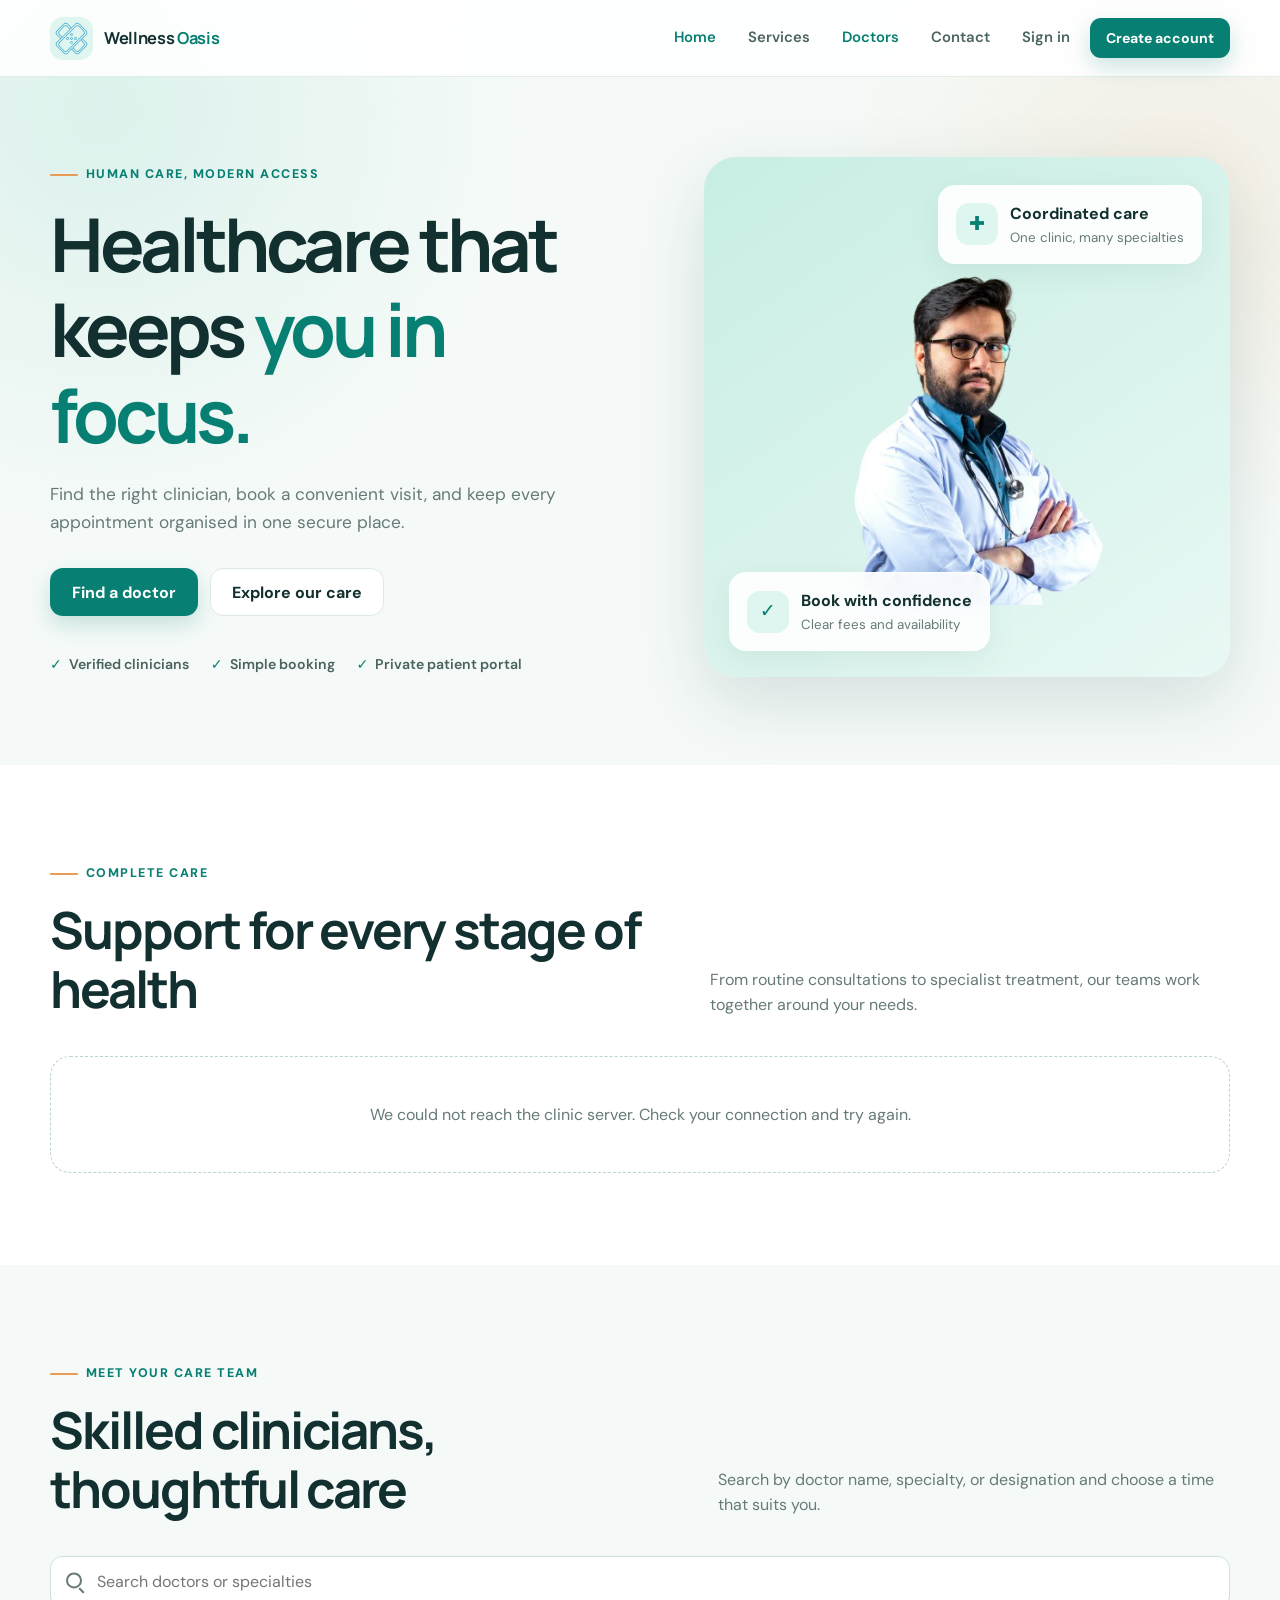
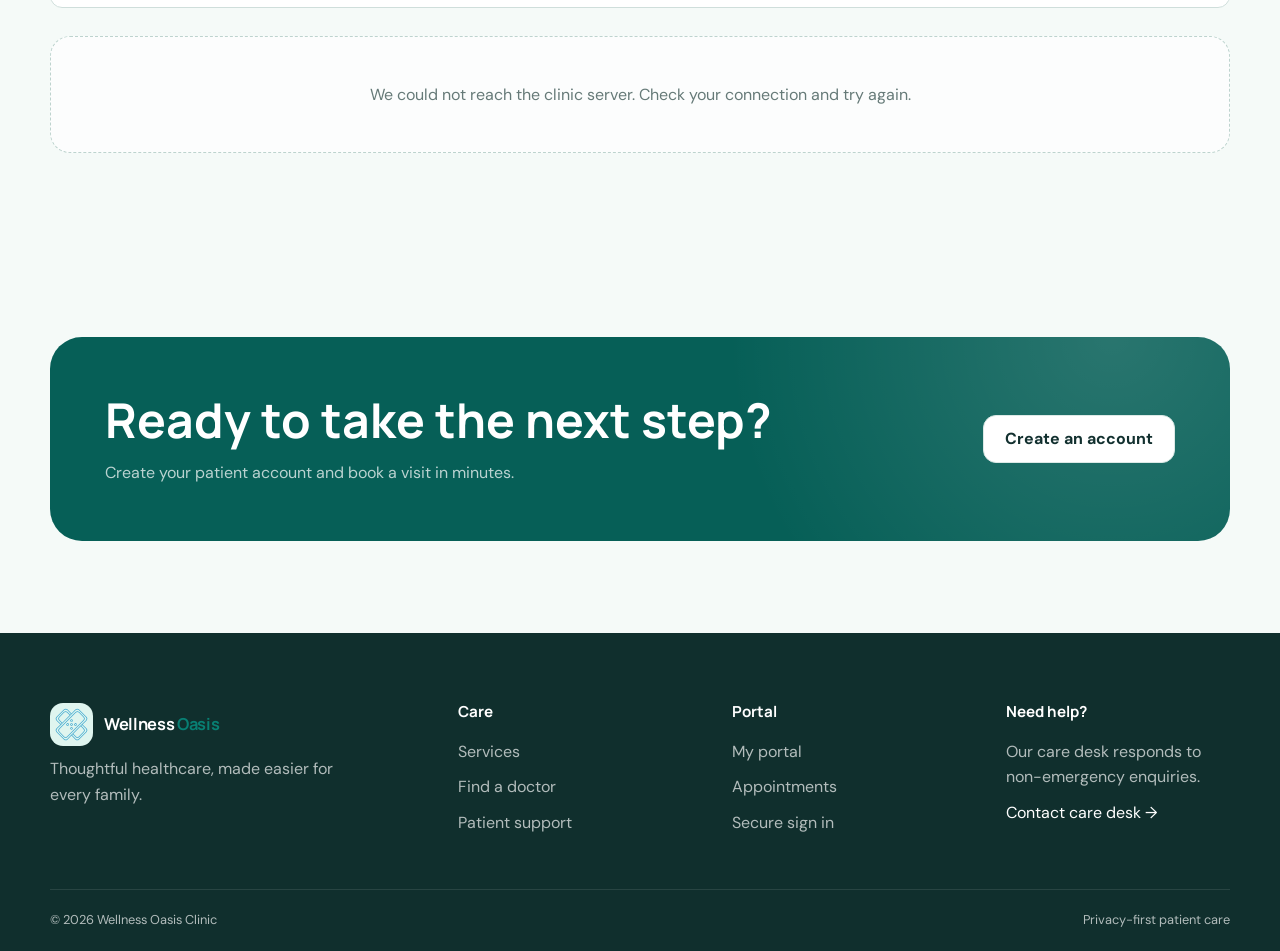
<file: index.html>
<!doctype html>
<html lang="en">
  <head>
    <meta charset="UTF-8">
    <meta name="viewport" content="width=device-width, initial-scale=1">
    <meta name="description" content="Book trusted clinicians and manage your care with Wellness Oasis Clinic.">
    <title>Wellness Oasis Clinic | Care that feels personal</title>
    <link rel="stylesheet" href="style.css">
    <script src="api.js" defer></script>
    <script src="ui.js" defer></script>
    <script src="app.js" defer></script>
  </head>
  <body>
    <div data-site-header></div>
    <main>
      <section class="hero">
        <div class="container hero-grid">
          <div class="hero-copy">
            <span class="eyebrow">Human care, modern access</span>
            <h1>Healthcare that keeps <span>you in focus.</span></h1>
            <p>Find the right clinician, book a convenient visit, and keep every appointment organised in one secure place.</p>
            <div class="hero-actions">
              <a class="button button-primary" href="#doctors">Find a doctor</a>
              <a class="button button-secondary" href="services.html">Explore our care</a>
            </div>
            <div class="trust-row">
              <span>Verified clinicians</span>
              <span>Simple booking</span>
              <span>Private patient portal</span>
            </div>
          </div>
          <div class="hero-visual">
            <img src="assets/banner.png" alt="Wellness Oasis care team">
            <div class="floating-card top">
              <span class="floating-icon">✚</span>
              <div><strong>Coordinated care</strong><small>One clinic, many specialties</small></div>
            </div>
            <div class="floating-card bottom">
              <span class="floating-icon">✓</span>
              <div><strong>Book with confidence</strong><small>Clear fees and availability</small></div>
            </div>
          </div>
        </div>
      </section>

      <section class="section section-white">
        <div class="container">
          <div class="section-heading">
            <div>
              <span class="eyebrow">Complete care</span>
              <h2>Support for every stage of health</h2>
            </div>
            <p>From routine consultations to specialist treatment, our teams work together around your needs.</p>
          </div>
          <div id="service-container" class="card-grid">
            <div class="loading-state">Loading clinic services…</div>
          </div>
        </div>
      </section>

      <section class="section" id="doctors">
        <div class="container">
          <div class="section-heading">
            <div>
              <span class="eyebrow">Meet your care team</span>
              <h2>Skilled clinicians, thoughtful care</h2>
            </div>
            <p>Search by doctor name, specialty, or designation and choose a time that suits you.</p>
          </div>
          <div class="toolbar">
            <div class="search-box">
              <input id="doctor-search" type="search" placeholder="Search doctors or specialties" aria-label="Search doctors">
            </div>
          </div>
          <div id="doctor-list" class="card-grid">
            <div class="loading-state">Finding available doctors…</div>
          </div>
        </div>
      </section>

      <section class="section section-white">
        <div class="container">
          <div class="section-heading center">
            <span class="eyebrow">Patient stories</span>
            <h2>Care people remember</h2>
            <p>Feedback from patients who trusted Wellness Oasis with their health.</p>
          </div>
          <div id="review-container" class="card-grid">
            <div class="loading-state">Loading patient feedback…</div>
          </div>
        </div>
      </section>

      <section class="section">
        <div class="container cta">
          <div class="cta-grid">
            <div>
              <h2>Ready to take the next step?</h2>
              <p>Create your patient account and book a visit in minutes.</p>
            </div>
            <a class="button button-secondary" href="signup.html">Create an account</a>
          </div>
        </div>
      </section>
    </main>
    <div data-site-footer></div>
  </body>
</html>
</file>
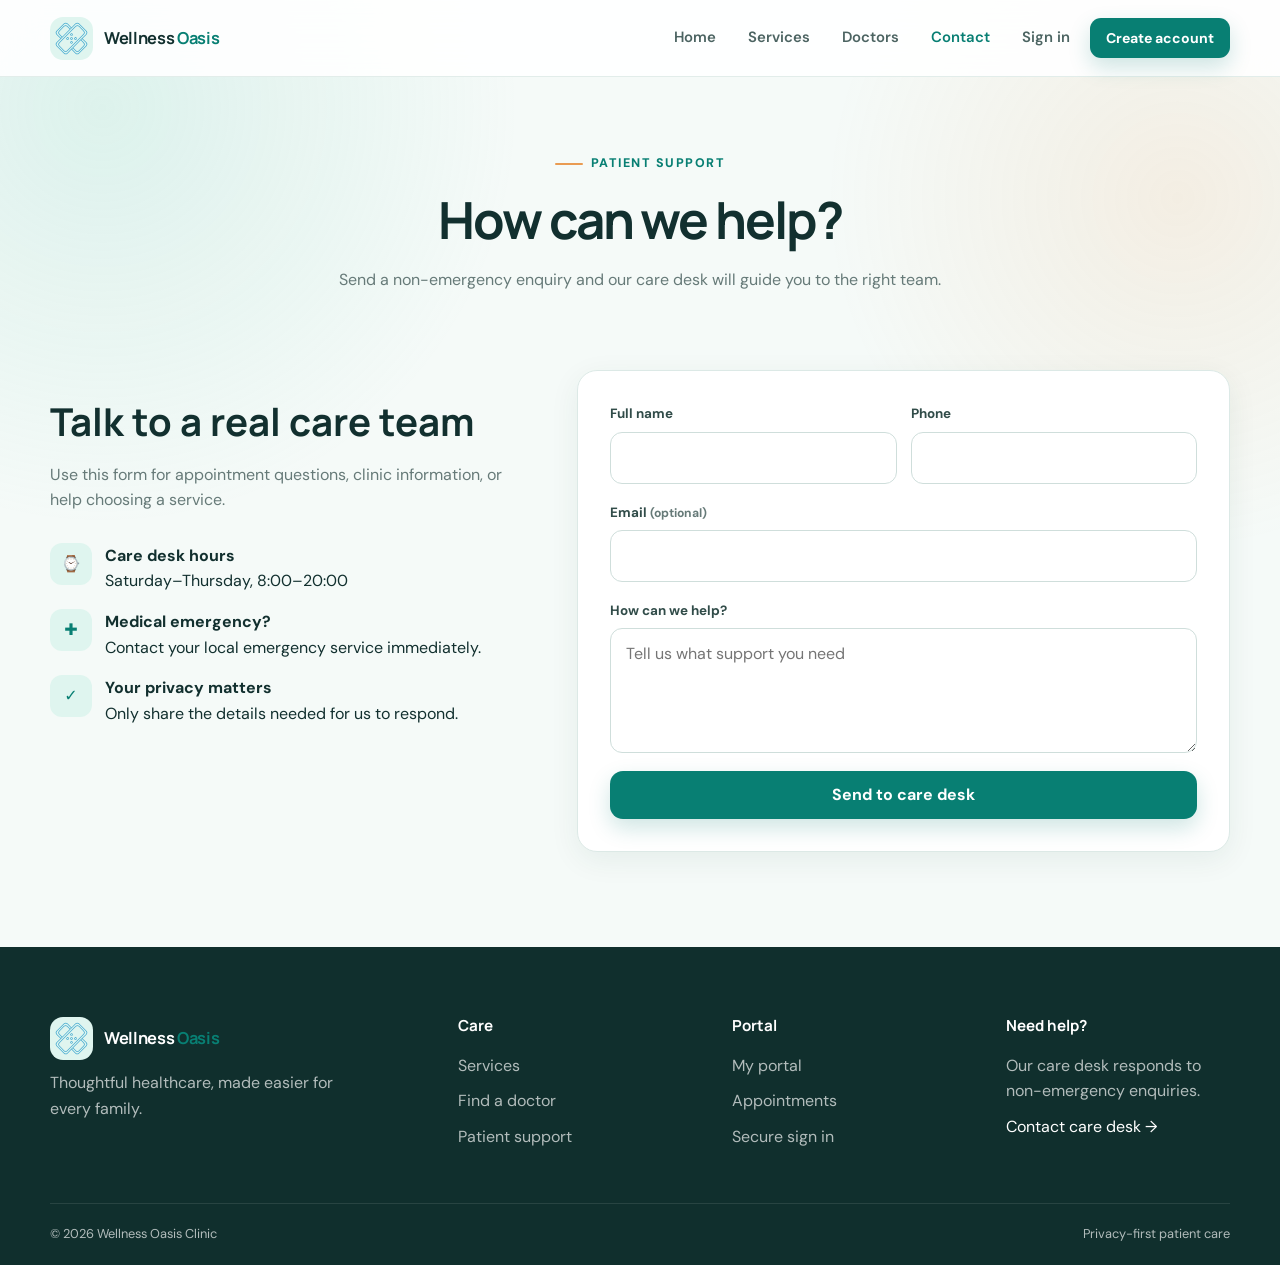
<file: contactus.html>
<!doctype html>
<html lang="en">
  <head>
    <meta charset="UTF-8">
    <meta name="viewport" content="width=device-width, initial-scale=1">
    <meta name="description" content="Contact the Wellness Oasis Clinic patient care desk.">
    <title>Contact us | Wellness Oasis Clinic</title>
    <link rel="stylesheet" href="style.css">
    <script src="api.js" defer></script>
    <script src="ui.js" defer></script>
    <script src="contact.js" defer></script>
  </head>
  <body>
    <div data-site-header></div>
    <main>
      <section class="page-hero">
        <div class="container">
          <span class="eyebrow">Patient support</span>
          <h1>How can we help?</h1>
          <p>Send a non-emergency enquiry and our care desk will guide you to the right team.</p>
        </div>
      </section>
      <section class="container contact-grid">
        <div class="contact-copy">
          <h2>Talk to a real care team</h2>
          <p>Use this form for appointment questions, clinic information, or help choosing a service.</p>
          <div class="contact-points">
            <div class="contact-point">
              <span>⌚</span>
              <div><strong>Care desk hours</strong><p>Saturday–Thursday, 8:00–20:00</p></div>
            </div>
            <div class="contact-point">
              <span>✚</span>
              <div><strong>Medical emergency?</strong><p>Contact your local emergency service immediately.</p></div>
            </div>
            <div class="contact-point">
              <span>✓</span>
              <div><strong>Your privacy matters</strong><p>Only share the details needed for us to respond.</p></div>
            </div>
          </div>
        </div>
        <div class="panel contact-card">
          <form class="form-grid" onsubmit="handleContact(event)">
            <div class="form-row">
              <div class="field">
                <label for="name">Full name</label>
                <input id="name" name="name" autocomplete="name" required maxlength="80">
              </div>
              <div class="field">
                <label for="phone">Phone</label>
                <input id="phone" name="phone" type="tel" autocomplete="tel" required maxlength="20">
              </div>
            </div>
            <div class="field">
              <label for="email">Email <span class="form-help">(optional)</span></label>
              <input id="email" name="email" type="email" autocomplete="email">
            </div>
            <div class="field">
              <label for="problem">How can we help?</label>
              <textarea id="problem" name="problem" required maxlength="3000" placeholder="Tell us what support you need"></textarea>
            </div>
            <div data-form-message class="form-message" hidden role="alert"></div>
            <button class="button button-primary" type="submit">Send to care desk</button>
          </form>
        </div>
      </section>
    </main>
    <div data-site-footer></div>
  </body>
</html>
</file>
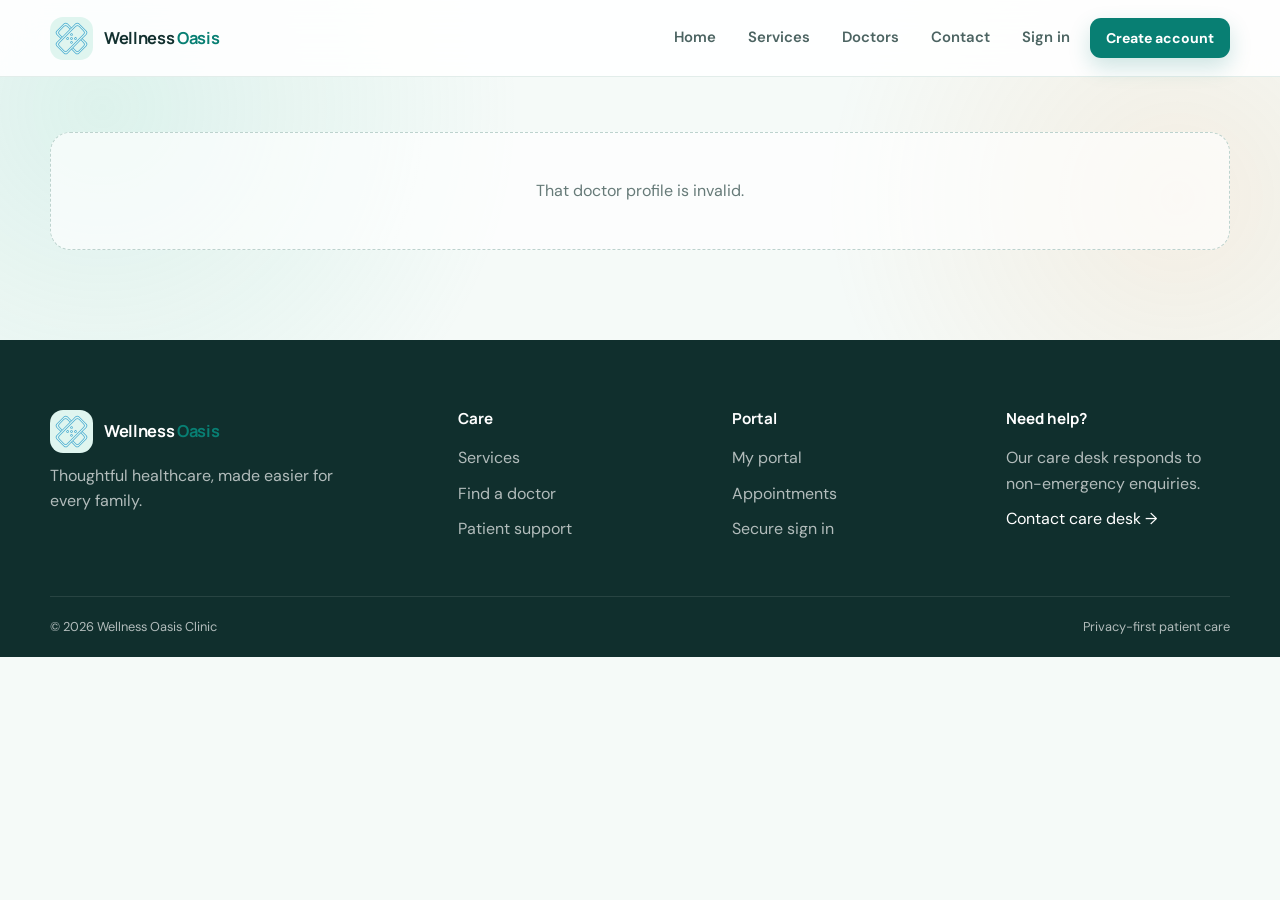
<file: docdetails.html>
<!doctype html>
<html lang="en">
  <head>
    <meta charset="UTF-8">
    <meta name="viewport" content="width=device-width, initial-scale=1">
    <meta name="description" content="View a Wellness Oasis doctor profile and book an appointment.">
    <title>Doctor profile | Wellness Oasis Clinic</title>
    <link rel="stylesheet" href="style.css">
    <script src="api.js" defer></script>
    <script src="ui.js" defer></script>
    <script src="booking.js" defer></script>
    <script src="docdetails.js" defer></script>
  </head>
  <body>
    <div data-site-header></div>
    <main>
      <section id="doctor-detail" class="container detail-grid">
        <div class="loading-state">Loading doctor profile…</div>
      </section>
    </main>

    <div id="booking-modal" class="modal" role="dialog" aria-modal="true" aria-labelledby="booking-title">
      <div class="modal-card">
        <div class="modal-head">
          <div>
            <span class="eyebrow">Reserve your visit</span>
            <h2 id="booking-title">Book appointment</h2>
          </div>
          <button class="icon-button" data-close-booking type="button" aria-label="Close">×</button>
        </div>
        <form class="form-grid" onsubmit="handleAppointment(event)">
          <div class="form-row">
            <div class="field">
              <label for="appointment-type">Visit type</label>
              <select id="appointment-type" name="appointment_type" required>
                <option value="Offline">In person</option>
                <option value="Online">Online</option>
              </select>
            </div>
            <div class="field">
              <label for="appointment-date">Date</label>
              <input id="appointment-date" name="scheduled_date" type="date" required>
            </div>
          </div>
          <div class="field">
            <label for="appointment-time">Available time</label>
            <select id="appointment-time" name="time" required>
              <option value="">Pick a date first</option>
            </select>
            <small data-slot-hint class="field-hint"></small>
          </div>
          <div data-waitlist-prompt class="form-message" hidden>
            <span data-waitlist-text></span>
            <button class="button button-secondary" type="button" data-join-waitlist>
              Join the waitlist
            </button>
          </div>
          <div class="field">
            <label for="symptoms">How can the doctor help?</label>
            <textarea id="symptoms" name="symptoms" maxlength="2000" placeholder="Briefly describe symptoms or the reason for your visit" required></textarea>
          </div>
          <div data-form-message class="form-message" hidden role="alert"></div>
          <button class="button button-primary button-block" type="submit">Confirm appointment</button>
        </form>
      </div>
    </div>
    <div data-site-footer></div>
  </body>
</html>
</file>
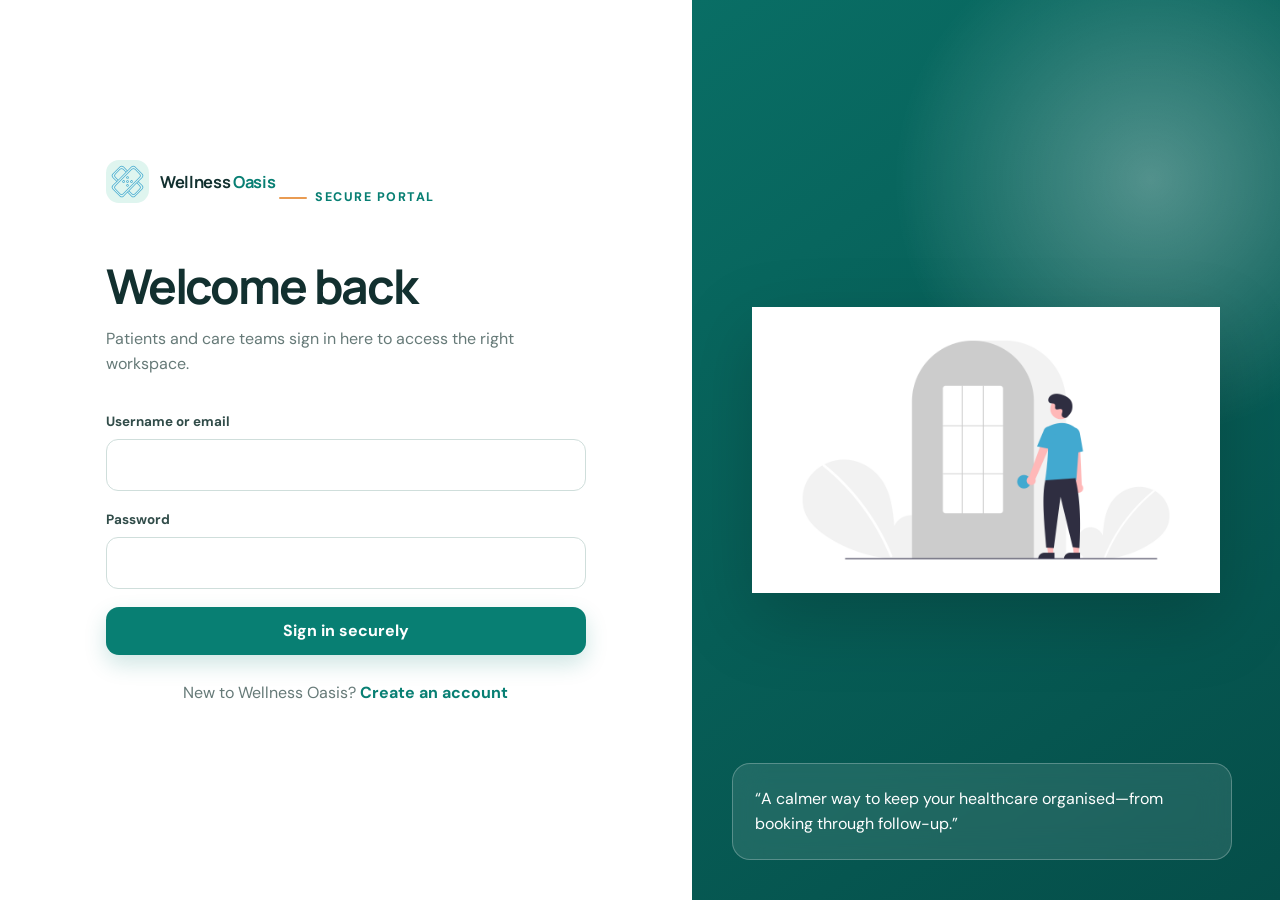
<file: login.html>
<!doctype html>
<html lang="en">
  <head>
    <meta charset="UTF-8">
    <meta name="viewport" content="width=device-width, initial-scale=1">
    <meta name="description" content="Secure patient and care-team sign in for Wellness Oasis Clinic.">
    <title>Sign in | Wellness Oasis Clinic</title>
    <link rel="stylesheet" href="style.css">
    <script src="api.js" defer></script>
    <script src="ui.js" defer></script>
    <script src="authentication.js" defer></script>
  </head>
  <body>
    <main class="auth-page">
      <section class="auth-panel">
        <div class="auth-card">
          <a class="brand" href="index.html">
            <span class="brand-mark"><img src="assets/mainlogo.svg" alt=""></span>
            <span>Wellness <strong>Oasis</strong></span>
          </a>
          <span class="eyebrow">Secure portal</span>
          <h1>Welcome back</h1>
          <p>Patients and care teams sign in here to access the right workspace.</p>
          <form class="form-grid" onsubmit="handleLogin(event)" data-auth-form>
            <div class="field">
              <label for="identifier">Username or email</label>
              <input id="identifier" name="identifier" type="text" autocomplete="username" required>
            </div>
            <div class="field">
              <label for="password">Password</label>
              <input id="password" name="password" type="password" autocomplete="current-password" required>
            </div>
            <div data-form-message class="form-message" hidden role="alert"></div>
            <button class="button button-primary button-block" type="submit">Sign in securely</button>
          </form>
          <p class="form-footer">New to Wellness Oasis? <a href="signup.html">Create an account</a></p>
        </div>
      </section>
      <aside class="auth-visual" aria-hidden="true">
        <img src="assets/login.png" alt="">
        <div class="auth-quote">“A calmer way to keep your healthcare organised—from booking through follow-up.”</div>
      </aside>
    </main>
  </body>
</html>
</file>
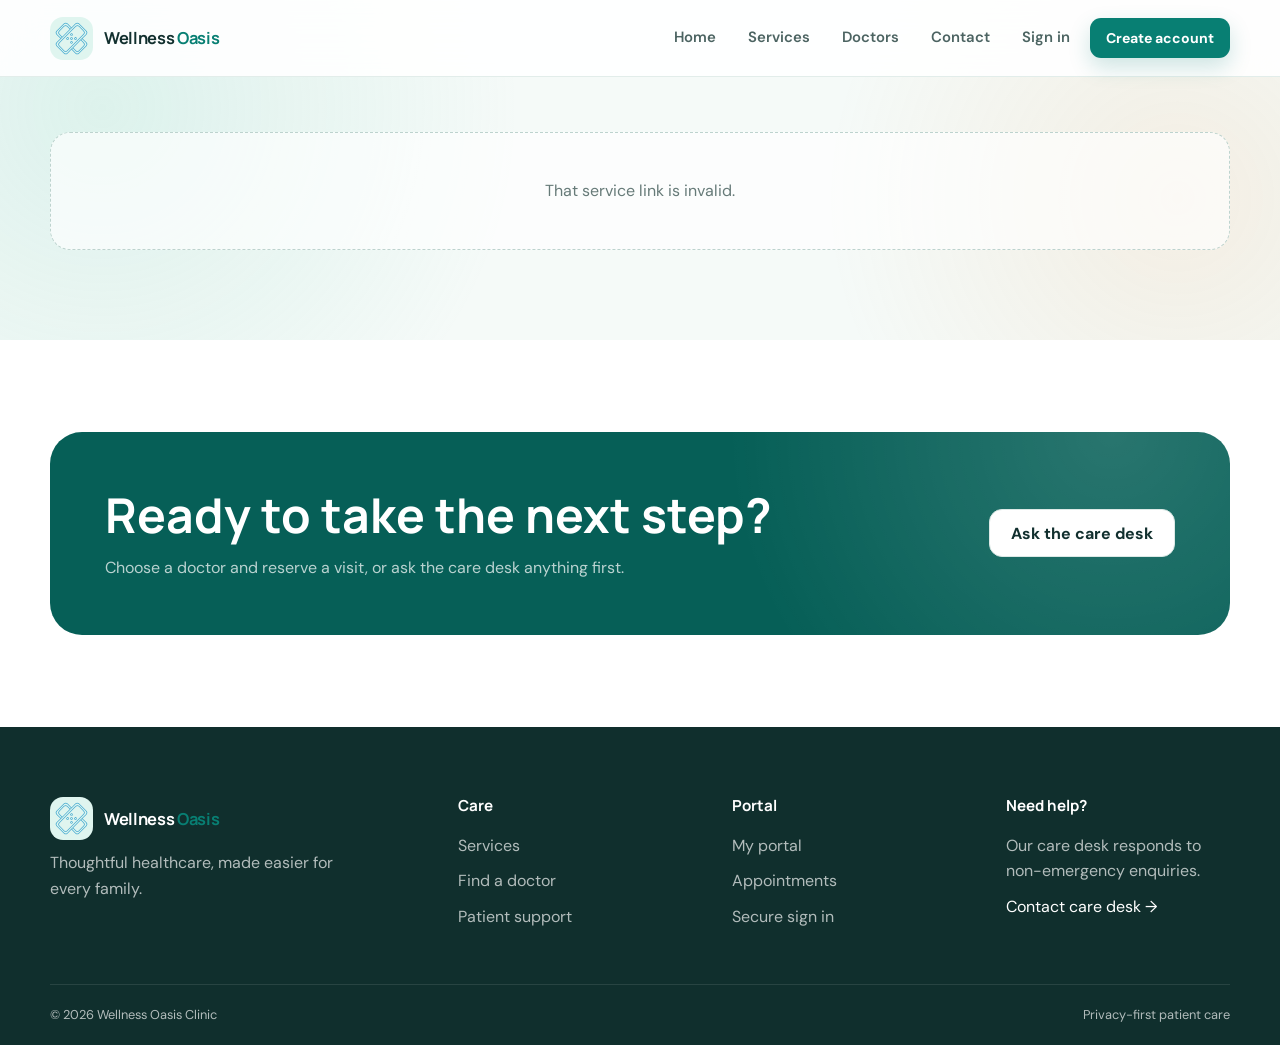
<file: servicedetails.html>
<!doctype html>
<html lang="en">
  <head>
    <meta charset="UTF-8">
    <meta name="viewport" content="width=device-width, initial-scale=1">
    <meta name="description" content="Learn about a Wellness Oasis Clinic service and book your visit.">
    <title>Service | Wellness Oasis Clinic</title>
    <link rel="stylesheet" href="style.css">
    <script src="api.js" defer></script>
    <script src="ui.js" defer></script>
    <script src="app.js" defer></script>
    <script src="booking.js" defer></script>
    <script src="servicedetails.js" defer></script>
  </head>
  <body>
    <div data-site-header></div>
    <main>
      <section id="service-detail" class="container detail-grid">
        <div class="loading-state">Loading service…</div>
      </section>
      <section id="service-doctors-section" class="section" hidden>
        <div class="container">
          <div class="section-heading">
            <div>
              <span class="eyebrow">Specialists</span>
              <h2>Doctors for this service</h2>
            </div>
          </div>
          <div id="service-doctors" class="card-grid"></div>
        </div>
      </section>
      <section class="section section-white">
        <div class="container cta">
          <div class="cta-grid">
            <div>
              <h2>Ready to take the next step?</h2>
              <p>Choose a doctor and reserve a visit, or ask the care desk anything first.</p>
            </div>
            <a class="button button-secondary" href="contactus.html">Ask the care desk</a>
          </div>
        </div>
      </section>
    </main>

    <div id="booking-modal" class="modal" role="dialog" aria-modal="true" aria-labelledby="booking-title">
      <div class="modal-card">
        <div class="modal-head">
          <div>
            <span class="eyebrow">Reserve your visit</span>
            <h2 id="booking-title">Book appointment</h2>
          </div>
          <button class="icon-button" data-close-booking type="button" aria-label="Close">×</button>
        </div>
        <form class="form-grid" onsubmit="handleAppointment(event)">
          <div class="field">
            <label for="booking-doctor">Doctor</label>
            <select id="booking-doctor" required></select>
          </div>
          <div class="form-row">
            <div class="field">
              <label for="appointment-type">Visit type</label>
              <select id="appointment-type" name="appointment_type" required>
                <option value="Offline">In person</option>
                <option value="Online">Online</option>
              </select>
            </div>
            <div class="field">
              <label for="appointment-date">Date</label>
              <input id="appointment-date" name="scheduled_date" type="date" required>
            </div>
          </div>
          <div class="field">
            <label for="appointment-time">Available time</label>
            <select id="appointment-time" name="time" required>
              <option value="">Pick a date first</option>
            </select>
            <small data-slot-hint class="field-hint"></small>
          </div>
          <div data-waitlist-prompt class="form-message" hidden>
            <span data-waitlist-text></span>
            <button class="button button-secondary" type="button" data-join-waitlist>
              Join the waitlist
            </button>
          </div>
          <div class="field">
            <label for="symptoms">How can the doctor help?</label>
            <textarea id="symptoms" name="symptoms" maxlength="2000" placeholder="Briefly describe symptoms or the reason for your visit" required></textarea>
          </div>
          <div data-form-message class="form-message" hidden role="alert"></div>
          <button class="button button-primary button-block" type="submit">Confirm appointment</button>
        </form>
      </div>
    </div>
    <div data-site-footer></div>
  </body>
</html>
</file>
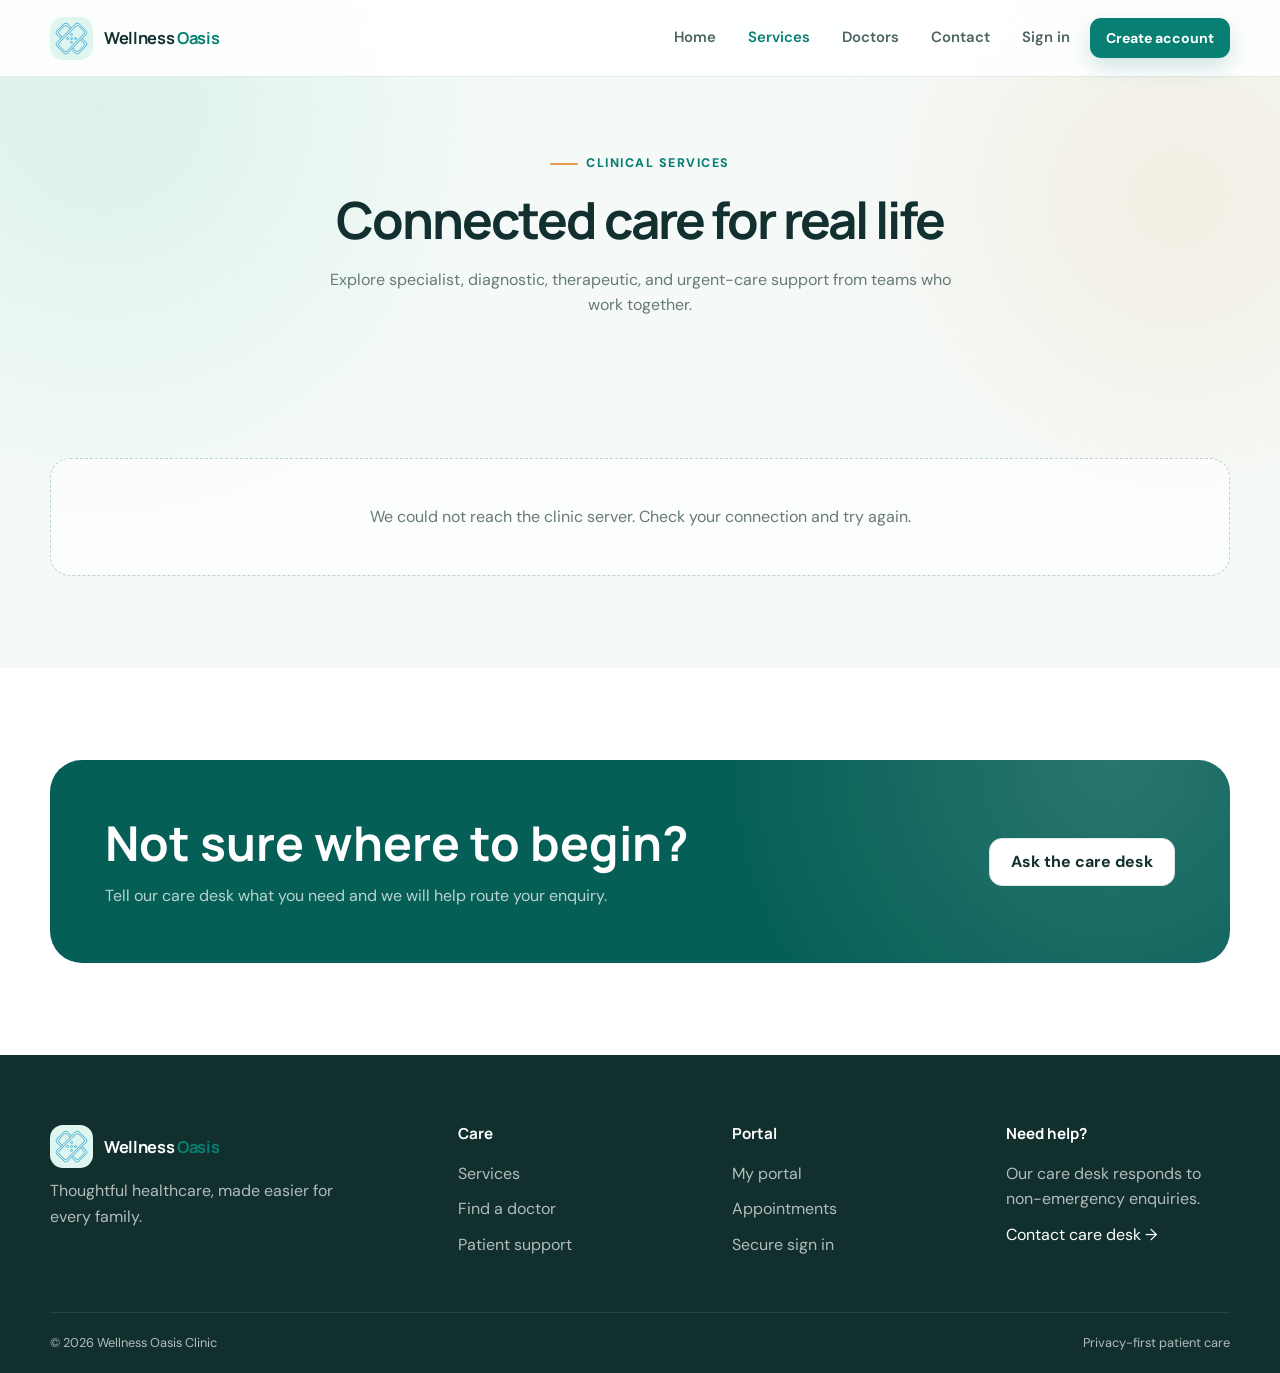
<file: services.html>
<!doctype html>
<html lang="en">
  <head>
    <meta charset="UTF-8">
    <meta name="viewport" content="width=device-width, initial-scale=1">
    <meta name="description" content="Explore services offered by Wellness Oasis Clinic.">
    <title>Our services | Wellness Oasis Clinic</title>
    <link rel="stylesheet" href="style.css">
    <script src="api.js" defer></script>
    <script src="ui.js" defer></script>
    <script src="app.js" defer></script>
    <script src="services.js" defer></script>
  </head>
  <body>
    <div data-site-header></div>
    <main>
      <section class="page-hero">
        <div class="container">
          <span class="eyebrow">Clinical services</span>
          <h1>Connected care for real life</h1>
          <p>Explore specialist, diagnostic, therapeutic, and urgent-care support from teams who work together.</p>
        </div>
      </section>
      <section class="section">
        <div class="container">
          <div id="all-services" class="card-grid">
            <div class="loading-state">Loading clinic services…</div>
          </div>
        </div>
      </section>
      <section class="section section-white">
        <div class="container cta">
          <div class="cta-grid">
            <div>
              <h2>Not sure where to begin?</h2>
              <p>Tell our care desk what you need and we will help route your enquiry.</p>
            </div>
            <a class="button button-secondary" href="contactus.html">Ask the care desk</a>
          </div>
        </div>
      </section>
    </main>
    <div data-site-footer></div>
  </body>
</html>
</file>
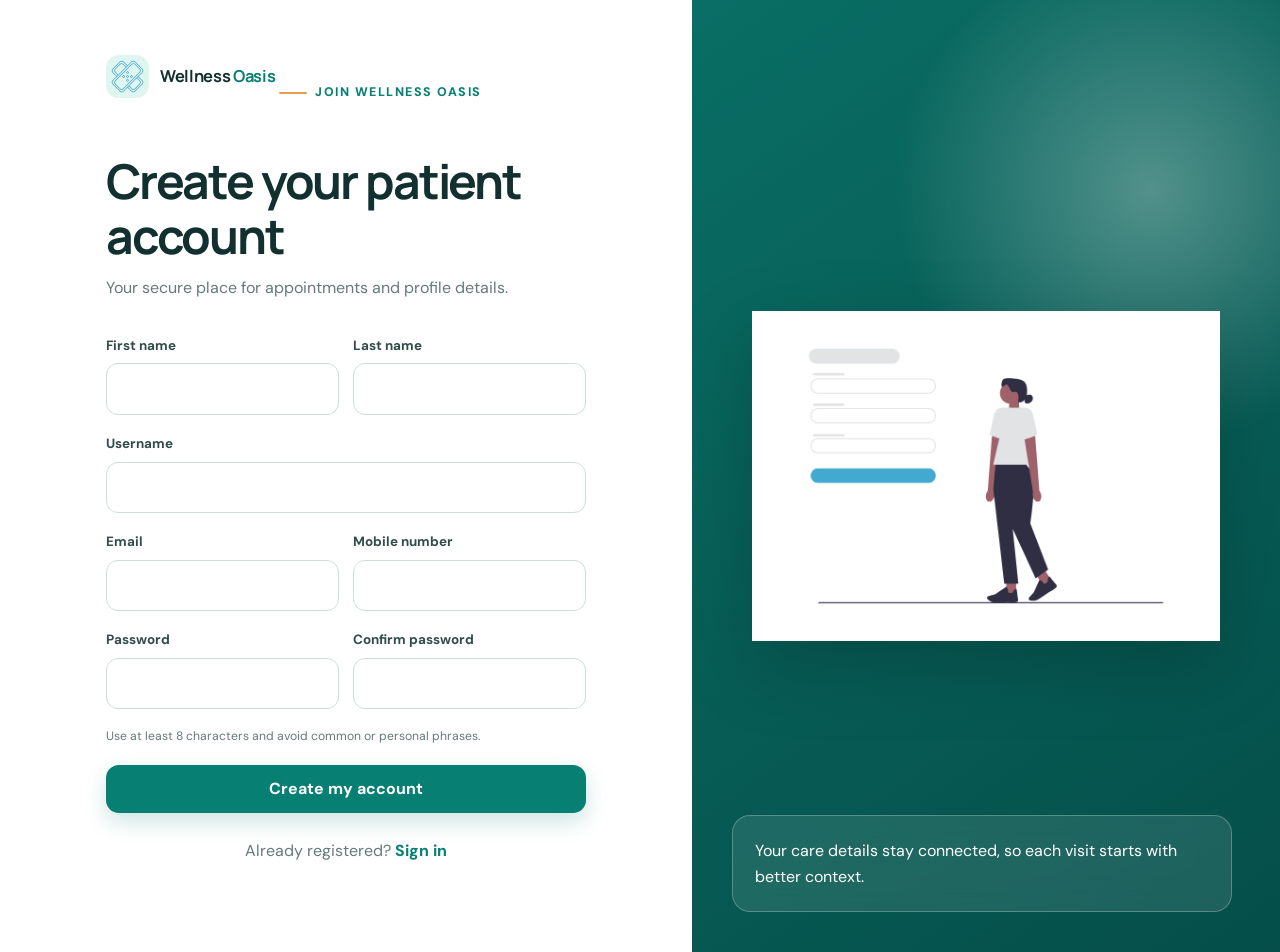
<file: signup.html>
<!doctype html>
<html lang="en">
  <head>
    <meta charset="UTF-8">
    <meta name="viewport" content="width=device-width, initial-scale=1">
    <meta name="description" content="Create your Wellness Oasis Clinic patient account.">
    <title>Create account | Wellness Oasis Clinic</title>
    <link rel="stylesheet" href="style.css">
    <script src="api.js" defer></script>
    <script src="ui.js" defer></script>
    <script src="authentication.js" defer></script>
  </head>
  <body>
    <main class="auth-page">
      <section class="auth-panel">
        <div class="auth-card">
          <a class="brand" href="index.html">
            <span class="brand-mark"><img src="assets/mainlogo.svg" alt=""></span>
            <span>Wellness <strong>Oasis</strong></span>
          </a>
          <span class="eyebrow">Join Wellness Oasis</span>
          <h1>Create your patient account</h1>
          <p>Your secure place for appointments and profile details.</p>
          <form class="form-grid" onsubmit="handleRegistration(event)" data-auth-form>
            <div class="form-row">
              <div class="field">
                <label for="first_name">First name</label>
                <input id="first_name" name="first_name" autocomplete="given-name" required>
              </div>
              <div class="field">
                <label for="last_name">Last name</label>
                <input id="last_name" name="last_name" autocomplete="family-name" required>
              </div>
            </div>
            <div class="field">
              <label for="username">Username</label>
              <input id="username" name="username" autocomplete="username" required>
            </div>
            <div class="form-row">
              <div class="field">
                <label for="email">Email</label>
                <input id="email" name="email" type="email" autocomplete="email" required>
              </div>
              <div class="field">
                <label for="mobile_no">Mobile number</label>
                <input id="mobile_no" name="mobile_no" type="tel" autocomplete="tel">
              </div>
            </div>
            <div class="form-row">
              <div class="field">
                <label for="password">Password</label>
                <input id="password" name="password" type="password" autocomplete="new-password" minlength="8" required>
              </div>
              <div class="field">
                <label for="confirm_password">Confirm password</label>
                <input id="confirm_password" name="confirm_password" type="password" autocomplete="new-password" minlength="8" required>
              </div>
            </div>
            <small class="form-help">Use at least 8 characters and avoid common or personal phrases.</small>
            <div data-form-message class="form-message" hidden role="alert"></div>
            <button class="button button-primary button-block" type="submit">Create my account</button>
          </form>
          <p class="form-footer">Already registered? <a href="login.html">Sign in</a></p>
        </div>
      </section>
      <aside class="auth-visual" aria-hidden="true">
        <img src="assets/signup.png" alt="">
        <div class="auth-quote">Your care details stay connected, so each visit starts with better context.</div>
      </aside>
    </main>
  </body>
</html>
</file>
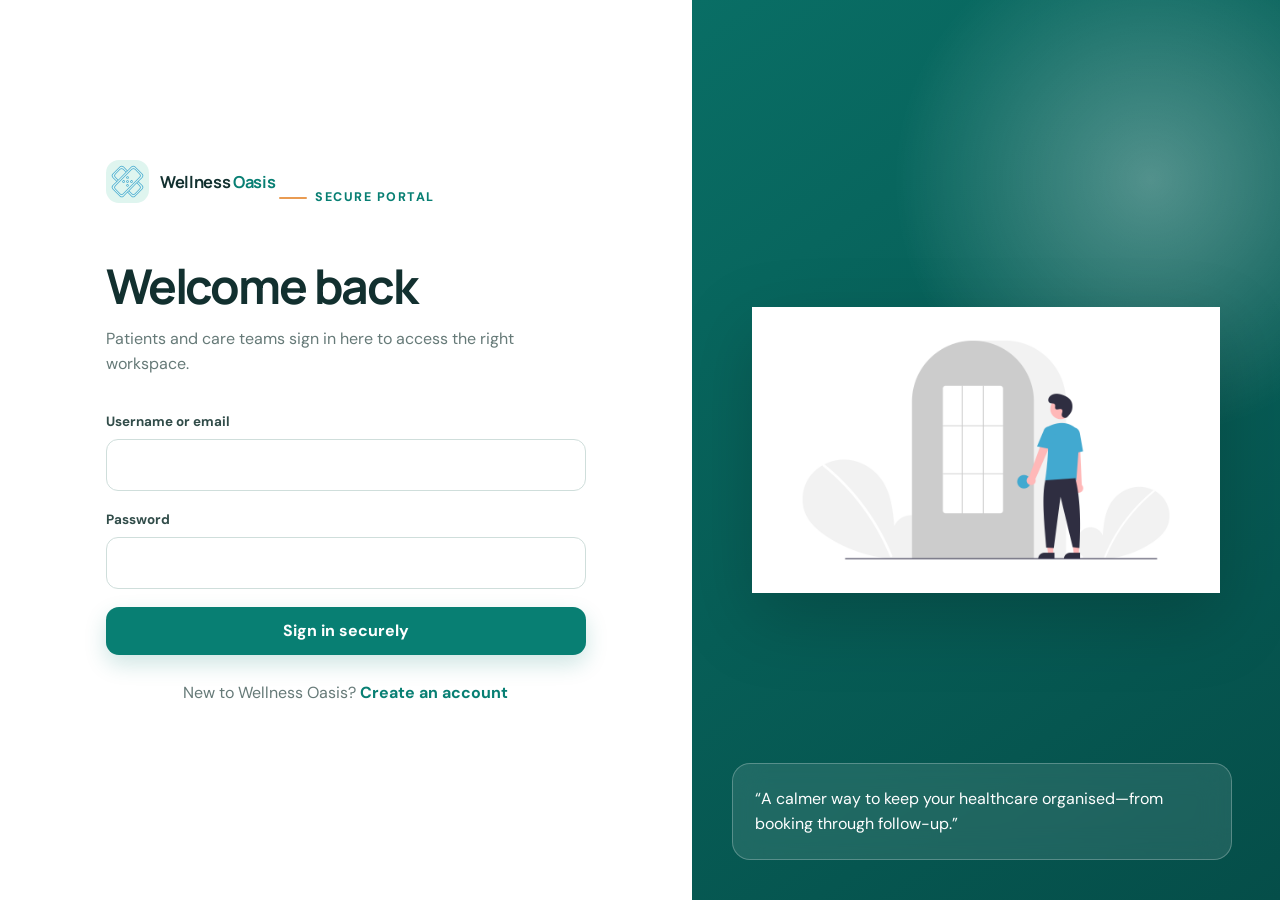
<file: staff.html>
<!doctype html>
<html lang="en">
  <head>
    <meta charset="UTF-8">
    <meta name="viewport" content="width=device-width, initial-scale=1">
    <meta name="description" content="Role-aware hospital operations workspace for Wellness Oasis care teams.">
    <title>Operations workspace | Wellness Oasis Clinic</title>
    <link rel="stylesheet" href="style.css">
    <script src="api.js" defer></script>
    <script src="ui.js" defer></script>
    <script src="staff.js" defer></script>
  </head>
  <body class="operations-page">
    <div data-site-header></div>
    <main class="container operations-shell">
      <aside class="panel operations-sidebar">
        <div id="operations-identity" class="operations-identity">
          <div class="loading-state">Loading workspace…</div>
        </div>
        <nav class="operations-nav" aria-label="Operations sections">
          <a href="#overview" class="is-active">Overview</a>
          <a href="#appointments">Appointments</a>
          <a href="index.html#doctors">Clinician directory</a>
        </nav>
        <div class="operations-security">
          <strong>Protected workspace</strong>
          <p>Access is limited by your active hospital role and facility.</p>
        </div>
      </aside>

      <section class="operations-main">
        <header class="operations-header" id="overview">
          <div>
            <span class="eyebrow">Hospital operations</span>
            <h1>Care team workspace</h1>
            <p id="operations-context">Loading your operational scope…</p>
          </div>
          <button class="button button-secondary button-small" id="refresh-operations" type="button">
            Refresh
          </button>
        </header>

        <div class="operations-stats" aria-label="Appointment overview">
          <article class="panel operations-stat">
            <span>Today</span>
            <strong id="ops-stat-today">—</strong>
            <small>Scheduled visits</small>
          </article>
          <article class="panel operations-stat">
            <span>Upcoming</span>
            <strong id="ops-stat-upcoming">—</strong>
            <small>Active bookings</small>
          </article>
          <article class="panel operations-stat operations-stat-warn">
            <span>Pending</span>
            <strong id="ops-stat-pending">—</strong>
            <small>Need review</small>
          </article>
          <article class="panel operations-stat">
            <span>Confirmed</span>
            <strong id="ops-stat-confirmed">—</strong>
            <small>Ready for care</small>
          </article>
          <article class="panel operations-stat">
            <span>Completed</span>
            <strong id="ops-stat-completed">—</strong>
            <small>Closed visits</small>
          </article>
        </div>

        <section class="panel operations-queue" id="appointments">
          <div class="operations-queue-head">
            <div>
              <span class="eyebrow">Live queue</span>
              <h2>Upcoming appointments</h2>
            </div>
            <div class="status-filter" role="group" aria-label="Filter appointments">
              <button class="is-active" type="button" data-status-filter="all">All</button>
              <button type="button" data-status-filter="Pending">Pending</button>
              <button type="button" data-status-filter="Confirmed">Confirmed</button>
              <button type="button" data-status-filter="Running">Running</button>
            </div>
          </div>
          <div id="operations-appointments" class="operations-appointment-list">
            <div class="loading-state">Loading appointment queue…</div>
          </div>
        </section>
      </section>
    </main>
    <div data-site-footer></div>
  </body>
</html>
</file>
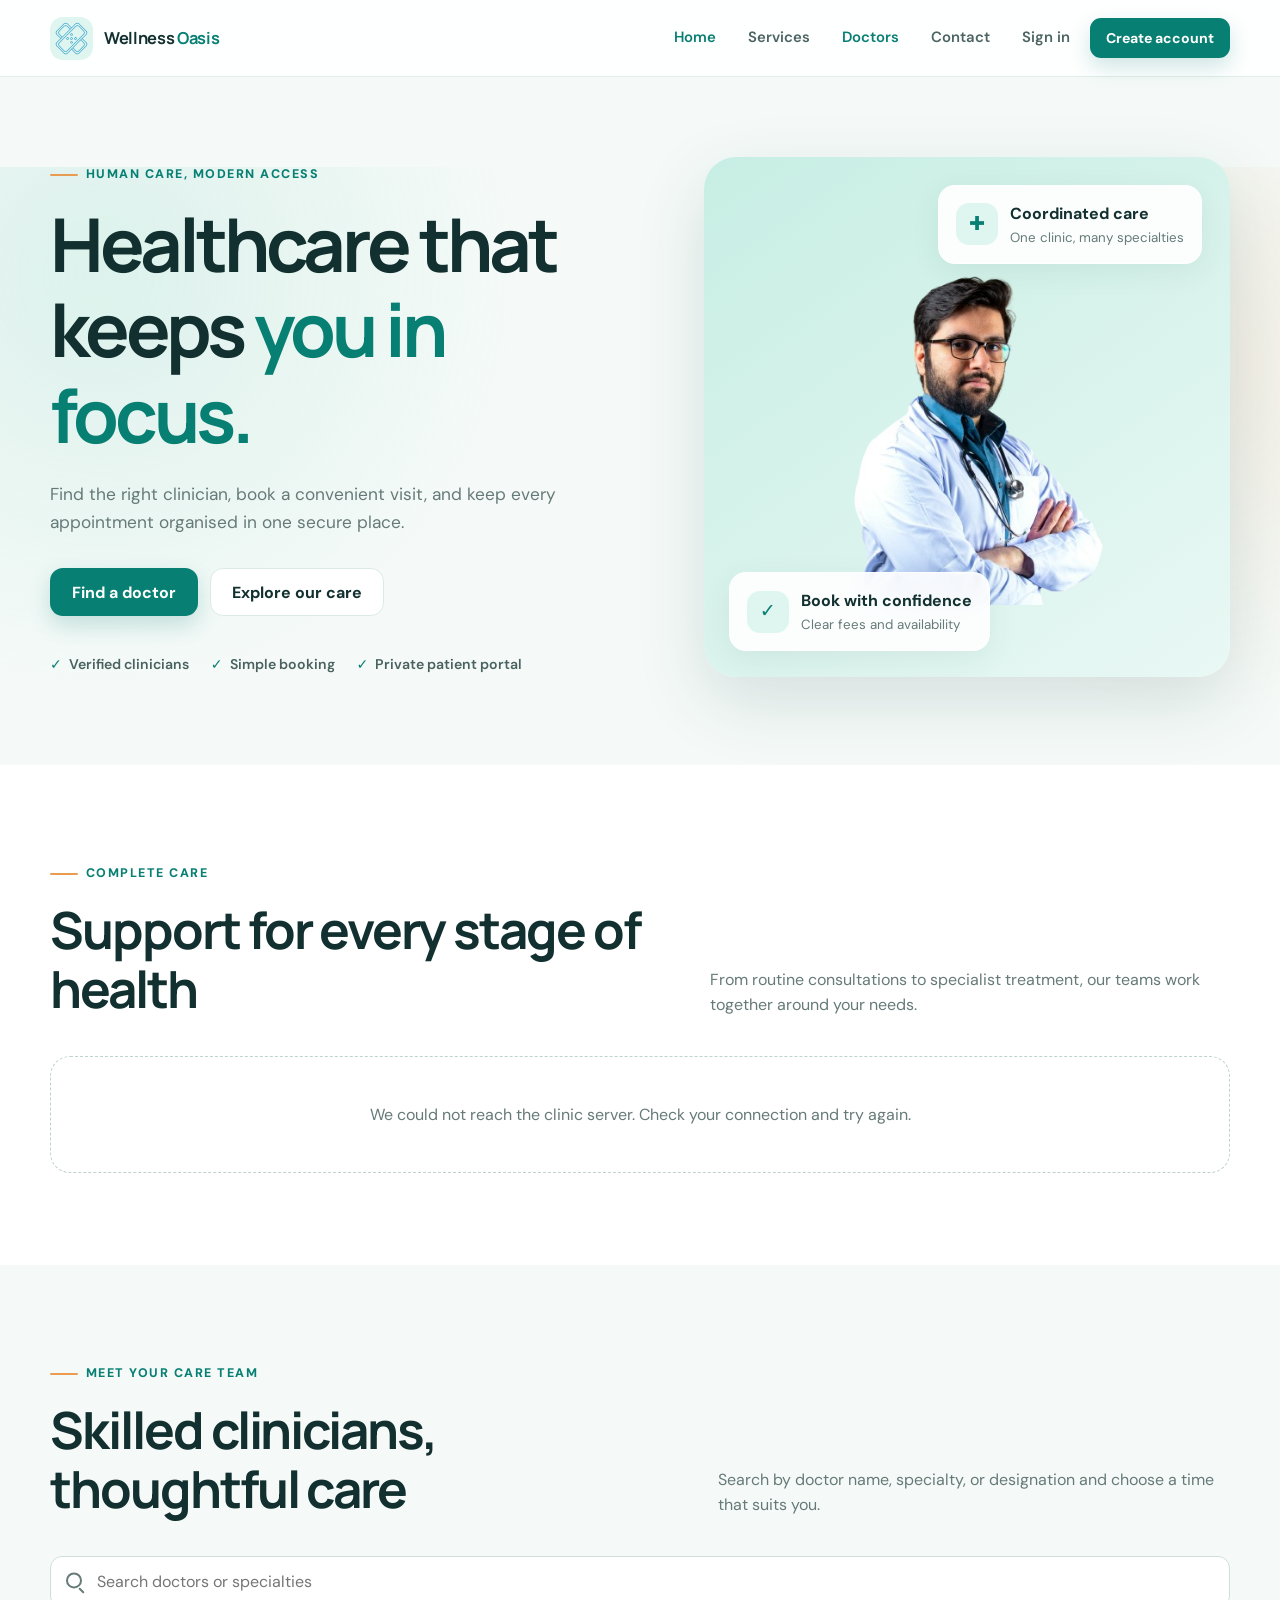
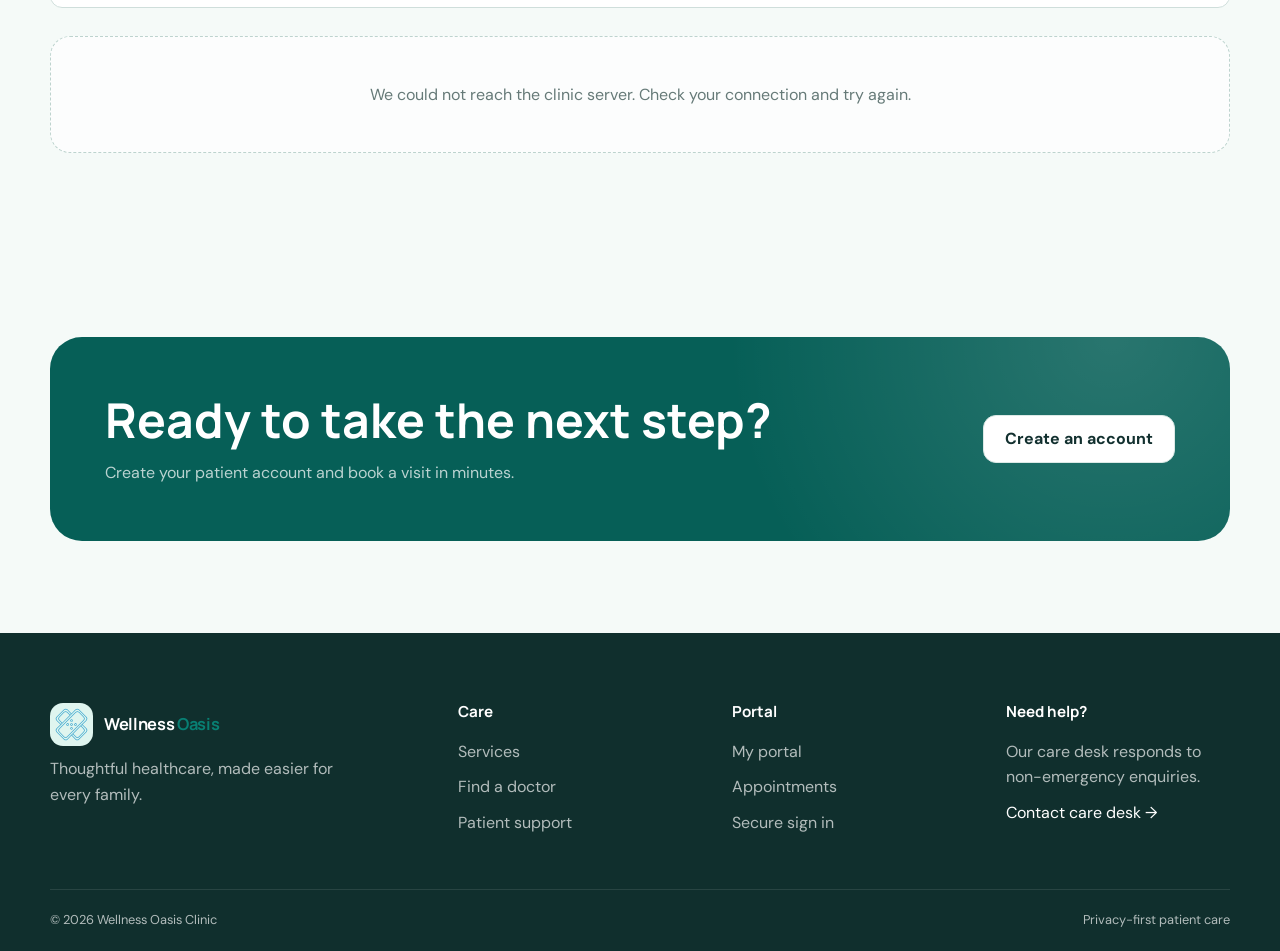
<file: takeAppointment.html>
<!doctype html>
<html lang="en">
  <head>
    <meta charset="UTF-8">
    <meta name="viewport" content="width=device-width, initial-scale=1">
    <meta http-equiv="refresh" content="0; url=index.html#doctors">
    <title>Find a doctor | Wellness Oasis Clinic</title>
  </head>
  <body>
    <p>Appointment booking has moved to each doctor's profile. <a href="index.html#doctors">Find a doctor</a>.</p>
  </body>
</html>
</file>
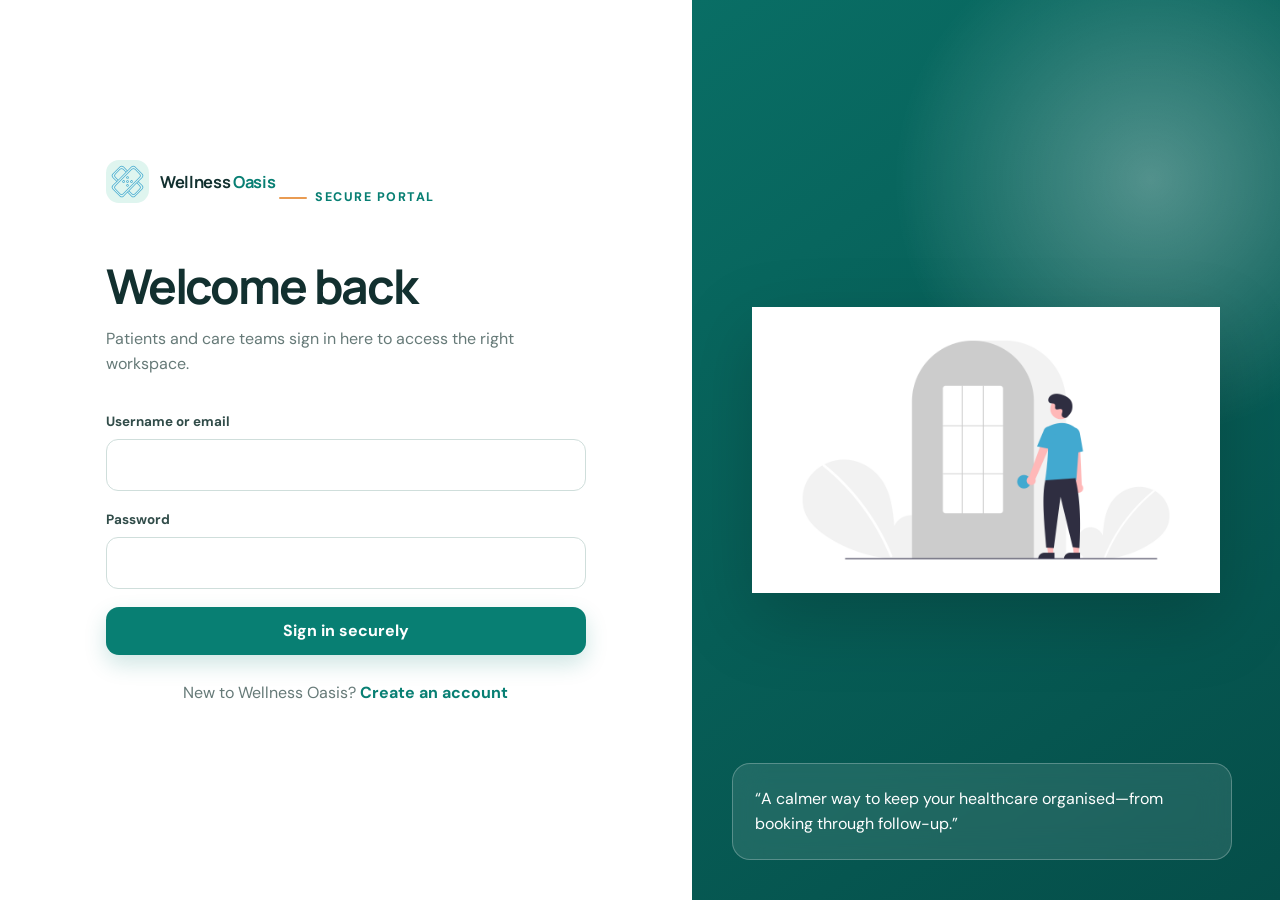
<file: userDetail.html>
<!doctype html>
<html lang="en">
  <head>
    <meta charset="UTF-8">
    <meta name="viewport" content="width=device-width, initial-scale=1">
    <meta name="description" content="Manage your Wellness Oasis profile and appointments.">
    <title>My patient portal | Wellness Oasis Clinic</title>
    <link rel="stylesheet" href="style.css">
    <script src="api.js" defer></script>
    <script src="ui.js" defer></script>
    <script src="userinfo.js" defer></script>
  </head>
  <body>
    <div data-site-header></div>
    <main class="container portal-layout">
      <aside id="profile-card" class="panel profile-panel">
        <div class="loading-state">Loading profile…</div>
      </aside>
      <section class="portal-main">
        <div class="portal-header">
          <div>
            <span class="eyebrow">Patient portal</span>
            <h1>Hello, <span id="welcome-name">there</span></h1>
            <p>Manage your upcoming visits and personal details.</p>
          </div>
          <a class="button button-primary" href="index.html#doctors">Book appointment</a>
        </div>
        <div class="stats">
          <div class="panel stat"><strong id="stat-upcoming">—</strong><span>Upcoming visits</span></div>
          <div class="panel stat"><strong id="stat-completed">—</strong><span>Completed visits</span></div>
          <div class="panel stat"><strong id="stat-total">—</strong><span>Total appointments</span></div>
        </div>
        <div class="panel appointments-panel" id="waitlist-panel" hidden>
          <div class="panel-title">
            <h2>Waitlist</h2>
          </div>
          <div id="waitlist-list" class="appointment-list"></div>
        </div>
        <div class="panel appointments-panel">
          <div class="panel-title">
            <h2>Your appointments</h2>
          </div>
          <div id="appointment-list" class="appointment-list">
            <div class="loading-state">Loading appointments…</div>
          </div>
        </div>
      </section>
    </main>

    <div id="profile-modal" class="modal" role="dialog" aria-modal="true" aria-labelledby="profile-title">
      <div class="modal-card">
        <div class="modal-head">
          <h2 id="profile-title">Update profile</h2>
          <button class="icon-button" data-close-profile type="button" aria-label="Close">×</button>
        </div>
        <form id="profile-form" class="form-grid" onsubmit="updateProfile(event)">
          <div class="form-row">
            <div class="field">
              <label for="profile-first-name">First name</label>
              <input id="profile-first-name" name="first_name" required>
            </div>
            <div class="field">
              <label for="profile-last-name">Last name</label>
              <input id="profile-last-name" name="last_name" required>
            </div>
          </div>
          <div class="field">
            <label for="profile-email">Email</label>
            <input id="profile-email" name="email" type="email" required>
          </div>
          <div class="field">
            <label for="profile-mobile">Mobile number</label>
            <input id="profile-mobile" name="mobile_no" type="tel">
          </div>
          <div data-form-message class="form-message" hidden role="alert"></div>
          <button class="button button-primary" type="submit">Save changes</button>
        </form>
      </div>
    </div>
    <div data-site-footer></div>
  </body>
</html>
</file>
<file: style.css>
@import url("https://fonts.googleapis.com/css2?family=DM+Sans:wght@400;500;600;700&family=Manrope:wght@600;700;800&display=swap");

:root {
  --ink: #12302f;
  --muted: #667a78;
  --line: #dce9e6;
  --canvas: #f5faf8;
  --surface: #ffffff;
  --primary: #087f73;
  --primary-dark: #065f57;
  --primary-soft: #dff5ef;
  --accent: #e99b52;
  --danger: #b42318;
  --danger-soft: #fef3f2;
  --shadow-sm: 0 8px 30px rgba(15, 66, 61, 0.07);
  --shadow-lg: 0 24px 70px rgba(15, 66, 61, 0.14);
  --radius-sm: 12px;
  --radius: 20px;
  --radius-lg: 32px;
}

* {
  box-sizing: border-box;
}

html {
  scroll-behavior: smooth;
}

body {
  margin: 0;
  min-width: 320px;
  color: var(--ink);
  background: var(--canvas);
  font-family: "DM Sans", system-ui, sans-serif;
  line-height: 1.6;
}

body::before {
  position: fixed;
  z-index: -1;
  inset: 0;
  background:
    radial-gradient(circle at 8% 12%, rgba(124, 211, 190, 0.2), transparent 26rem),
    radial-gradient(circle at 92% 22%, rgba(233, 155, 82, 0.12), transparent 22rem);
  content: "";
}

img {
  display: block;
  max-width: 100%;
}

a {
  color: inherit;
  text-decoration: none;
}

button,
input,
select,
textarea {
  font: inherit;
}

button,
a {
  -webkit-tap-highlight-color: transparent;
}

h1,
h2,
h3,
h4 {
  margin: 0;
  font-family: "Manrope", system-ui, sans-serif;
  line-height: 1.15;
}

p {
  margin: 0;
}

.container {
  width: min(1180px, calc(100% - 40px));
  margin-inline: auto;
}

.site-header {
  position: sticky;
  z-index: 50;
  top: 0;
  border-bottom: 1px solid rgba(220, 233, 230, 0.82);
  background: rgba(255, 255, 255, 0.9);
  backdrop-filter: blur(18px);
}

.nav-wrap {
  display: flex;
  min-height: 76px;
  align-items: center;
  justify-content: space-between;
  gap: 30px;
}

.brand {
  display: inline-flex;
  align-items: center;
  gap: 11px;
  font-family: "Manrope", sans-serif;
  font-size: 1.03rem;
  font-weight: 700;
  letter-spacing: -0.02em;
}

.brand strong {
  color: var(--primary);
}

.brand-mark {
  display: grid;
  width: 43px;
  height: 43px;
  place-items: center;
  overflow: hidden;
  border-radius: 13px;
  background: var(--primary-soft);
}

.brand-mark img {
  width: 35px;
  height: 35px;
  object-fit: contain;
}

.site-nav {
  display: flex;
  align-items: center;
  gap: 8px;
}

.site-nav > a:not(.button),
.site-nav > button.button-ghost {
  padding: 10px 12px;
  color: #4c6462;
  font-size: 0.93rem;
  font-weight: 600;
}

.site-nav a:hover,
.site-nav a[aria-current="page"] {
  color: var(--primary);
}

.nav-user {
  display: inline-flex;
  align-items: center;
  gap: 8px;
}

.nav-toggle {
  display: none;
  width: 44px;
  height: 44px;
  padding: 10px;
  border: 0;
  border-radius: 12px;
  background: var(--primary-soft);
}

.nav-toggle span {
  display: block;
  height: 2px;
  margin: 4px 0;
  border-radius: 4px;
  background: var(--primary-dark);
}

.button {
  display: inline-flex;
  min-height: 48px;
  align-items: center;
  justify-content: center;
  gap: 9px;
  padding: 0 21px;
  border: 1px solid transparent;
  border-radius: 13px;
  cursor: pointer;
  font-weight: 700;
  transition:
    transform 160ms ease,
    box-shadow 160ms ease,
    background 160ms ease;
}

.button:hover:not(:disabled) {
  transform: translateY(-2px);
}

.button:disabled {
  cursor: not-allowed;
  opacity: 0.65;
}

.button-primary {
  color: white;
  background: var(--primary);
  box-shadow: 0 9px 22px rgba(8, 127, 115, 0.2);
}

.button-primary:hover:not(:disabled) {
  background: var(--primary-dark);
  box-shadow: 0 13px 28px rgba(8, 127, 115, 0.28);
}

.button-secondary {
  border-color: var(--line);
  color: var(--ink);
  background: white;
}

.button-ghost {
  border: 0;
  color: var(--primary);
  background: transparent;
  box-shadow: none;
}

.button-danger {
  border-color: #fecdca;
  color: var(--danger);
  background: var(--danger-soft);
}

.button-small {
  min-height: 40px;
  padding: 0 15px;
  border-radius: 11px;
  font-size: 0.88rem;
}

.button-block {
  width: 100%;
}

.eyebrow {
  display: inline-flex;
  align-items: center;
  gap: 8px;
  margin-bottom: 16px;
  color: var(--primary);
  font-size: 0.78rem;
  font-weight: 800;
  letter-spacing: 0.12em;
  text-transform: uppercase;
}

.eyebrow::before {
  width: 28px;
  height: 2px;
  border-radius: 10px;
  background: var(--accent);
  content: "";
}

.hero {
  position: relative;
  overflow: hidden;
  padding: 80px 0 88px;
}

.hero-grid {
  display: grid;
  align-items: center;
  gap: 72px;
  grid-template-columns: 1.05fr 0.95fr;
}

.hero h1 {
  max-width: 720px;
  font-size: clamp(2.65rem, 5.8vw, 5rem);
  letter-spacing: -0.055em;
}

.hero h1 span {
  color: var(--primary);
}

.hero-copy > p {
  max-width: 610px;
  margin-top: 24px;
  color: var(--muted);
  font-size: 1.08rem;
}

.hero-actions {
  display: flex;
  flex-wrap: wrap;
  gap: 12px;
  margin-top: 32px;
}

.trust-row {
  display: flex;
  flex-wrap: wrap;
  gap: 22px;
  margin-top: 37px;
  color: #49625f;
  font-size: 0.88rem;
  font-weight: 600;
}

.trust-row span::before {
  margin-right: 7px;
  color: var(--primary);
  content: "✓";
}

.hero-visual {
  position: relative;
  min-height: 520px;
  overflow: hidden;
  border-radius: var(--radius-lg);
  background: linear-gradient(145deg, #c7eee4, #e9f8f4);
  box-shadow: var(--shadow-lg);
}

.hero-visual > img {
  position: absolute;
  right: -2%;
  bottom: 0;
  width: 108%;
  height: 95%;
  object-fit: contain;
}

.floating-card {
  position: absolute;
  z-index: 2;
  display: flex;
  align-items: center;
  gap: 12px;
  padding: 15px 17px;
  border: 1px solid rgba(255, 255, 255, 0.75);
  border-radius: 17px;
  background: rgba(255, 255, 255, 0.9);
  box-shadow: var(--shadow-sm);
  backdrop-filter: blur(12px);
}

.floating-card.top {
  top: 28px;
  right: 28px;
}

.floating-card.bottom {
  bottom: 26px;
  left: 25px;
}

.floating-icon {
  display: grid;
  width: 42px;
  height: 42px;
  place-items: center;
  border-radius: 13px;
  color: var(--primary);
  background: var(--primary-soft);
  font-size: 1.2rem;
}

.floating-card strong,
.floating-card small {
  display: block;
}

.floating-card small {
  color: var(--muted);
}

.section {
  padding: 92px 0;
}

.section-white {
  background: var(--surface);
}

.section-heading {
  display: flex;
  align-items: end;
  justify-content: space-between;
  gap: 30px;
  margin-bottom: 38px;
}

.section-heading.center {
  display: block;
  max-width: 650px;
  margin-inline: auto;
  text-align: center;
}

.section-heading.center .eyebrow {
  justify-content: center;
}

.section-heading h2,
.page-hero h1 {
  font-size: clamp(2rem, 4vw, 3.3rem);
  letter-spacing: -0.04em;
}

.section-heading p {
  max-width: 520px;
  color: var(--muted);
}

.card-grid {
  display: grid;
  gap: 22px;
  grid-template-columns: repeat(3, minmax(0, 1fr));
}

.service-card,
.doctor-card,
.review-card,
.panel {
  overflow: hidden;
  border: 1px solid var(--line);
  border-radius: var(--radius);
  background: var(--surface);
  box-shadow: var(--shadow-sm);
}

.service-card {
  padding: 27px;
}

.service-icon {
  display: grid;
  width: 54px;
  height: 54px;
  margin-bottom: 24px;
  place-items: center;
  overflow: hidden;
  border-radius: 16px;
  color: var(--primary);
  background: var(--primary-soft);
  font-size: 1.4rem;
}

.service-icon img {
  width: 100%;
  height: 100%;
  object-fit: cover;
}

.service-card h3,
.doctor-card h3 {
  margin-bottom: 9px;
  font-size: 1.15rem;
}

.service-card p,
.doctor-card p {
  color: var(--muted);
  font-size: 0.92rem;
}

.text-link {
  display: inline-flex;
  align-items: center;
  gap: 5px;
  margin-top: 18px;
  color: var(--primary);
  font-weight: 800;
}

.toolbar {
  display: flex;
  flex-wrap: wrap;
  align-items: center;
  gap: 12px;
  margin-bottom: 28px;
}

.search-box {
  position: relative;
  flex: 1 1 320px;
}

.search-box::before {
  position: absolute;
  z-index: 1;
  top: 50%;
  left: 16px;
  width: 12px;
  height: 12px;
  border: 2px solid var(--muted);
  border-radius: 50%;
  content: "";
  pointer-events: none;
  transform: translateY(-60%);
}

.search-box::after {
  position: absolute;
  z-index: 1;
  top: calc(50% + 5px);
  left: 29px;
  width: 7px;
  height: 2px;
  border-radius: 999px;
  background: var(--muted);
  content: "";
  pointer-events: none;
  transform: rotate(45deg);
  transform-origin: left center;
}

.toolbar .search-box input {
  padding-left: 46px;
}

.doctor-card {
  transition:
    transform 180ms ease,
    box-shadow 180ms ease;
}

.doctor-card:hover {
  transform: translateY(-5px);
  box-shadow: var(--shadow-lg);
}

.doctor-photo {
  position: relative;
  height: 265px;
  overflow: hidden;
  background: linear-gradient(145deg, #e3f4f0, #f4faf8);
}

.doctor-photo img {
  width: 100%;
  height: 100%;
  object-fit: cover;
  object-position: top center;
}

.doctor-availability {
  position: absolute;
  top: 14px;
  left: 14px;
  padding: 6px 10px;
  border-radius: 999px;
  color: var(--primary-dark);
  background: rgba(230, 251, 245, 0.94);
  font-size: 0.75rem;
  font-weight: 800;
}

.doctor-body {
  padding: 22px;
}

.tag-row {
  display: flex;
  flex-wrap: wrap;
  gap: 7px;
  margin: 12px 0 17px;
}

.tag,
.status {
  display: inline-flex;
  padding: 5px 9px;
  border-radius: 999px;
  color: var(--primary-dark);
  background: var(--primary-soft);
  font-size: 0.73rem;
  font-weight: 700;
}

.doctor-meta {
  display: flex;
  align-items: center;
  justify-content: space-between;
  margin-top: 20px;
  padding-top: 18px;
  border-top: 1px solid var(--line);
}

.doctor-fee strong {
  display: block;
}

.doctor-fee small {
  color: var(--muted);
}

.review-card {
  padding: 28px;
}

.review-stars {
  margin-bottom: 17px;
  color: #d67a27;
  letter-spacing: 2px;
}

.review-card blockquote {
  min-height: 76px;
  margin: 0 0 20px;
  color: #405a57;
}

.reviewer {
  display: flex;
  align-items: center;
  gap: 11px;
  font-weight: 700;
}

.avatar {
  display: grid;
  width: 46px;
  height: 46px;
  place-items: center;
  border-radius: 50%;
  color: white;
  background: var(--primary);
  font-family: "Manrope", sans-serif;
  font-size: 0.85rem;
  font-weight: 800;
}

.avatar-small {
  width: 30px;
  height: 30px;
  font-size: 0.66rem;
}

.cta {
  overflow: hidden;
  padding: 55px;
  border-radius: var(--radius-lg);
  color: white;
  background:
    radial-gradient(circle at 90% 0, rgba(255, 255, 255, 0.14), transparent 24rem),
    var(--primary-dark);
}

.cta-grid {
  display: grid;
  align-items: center;
  gap: 30px;
  grid-template-columns: 1fr auto;
}

.cta h2 {
  max-width: 680px;
  margin-bottom: 13px;
  font-size: clamp(2rem, 4vw, 3rem);
}

.cta p {
  color: rgba(255, 255, 255, 0.72);
}

.site-footer {
  padding: 70px 0 20px;
  color: rgba(255, 255, 255, 0.68);
  background: #102f2d;
}

.brand-light {
  color: white;
}

.footer-grid {
  display: grid;
  gap: 50px;
  grid-template-columns: 1.6fr repeat(3, 1fr);
}

.footer-grid > div {
  display: flex;
  align-items: flex-start;
  flex-direction: column;
  gap: 10px;
}

.footer-grid h3 {
  margin-bottom: 8px;
  color: white;
  font-size: 0.95rem;
}

.footer-grid p {
  max-width: 320px;
}

.footer-grid a:hover,
.footer-contact {
  color: white;
}

.footer-bottom {
  display: flex;
  justify-content: space-between;
  margin-top: 54px;
  padding-top: 20px;
  border-top: 1px solid rgba(255, 255, 255, 0.1);
  font-size: 0.8rem;
}

.page-hero {
  padding: 70px 0 48px;
  text-align: center;
}

.page-hero p {
  max-width: 640px;
  margin: 18px auto 0;
  color: var(--muted);
}

.auth-page {
  display: grid;
  min-height: 100vh;
  background: white;
  grid-template-columns: minmax(0, 1fr) minmax(420px, 0.85fr);
}

.auth-panel {
  display: flex;
  align-items: center;
  justify-content: center;
  padding: 55px clamp(25px, 6vw, 90px);
}

.auth-card {
  width: min(480px, 100%);
}

.auth-card .brand {
  margin-bottom: 55px;
}

.auth-card h1 {
  margin-bottom: 12px;
  font-size: clamp(2rem, 4vw, 3rem);
  letter-spacing: -0.045em;
}

.auth-card > p {
  margin-bottom: 34px;
  color: var(--muted);
}

.auth-visual {
  position: relative;
  display: flex;
  min-height: 100%;
  align-items: center;
  justify-content: center;
  overflow: hidden;
  padding: 60px;
  background:
    radial-gradient(circle at 78% 20%, rgba(255, 255, 255, 0.3), transparent 16rem),
    linear-gradient(145deg, #096e65, #054e49);
}

.auth-visual img {
  position: relative;
  z-index: 2;
  max-height: 65vh;
  object-fit: contain;
  filter: drop-shadow(0 25px 35px rgba(0, 0, 0, 0.18));
}

.auth-quote {
  position: absolute;
  z-index: 3;
  right: 40px;
  bottom: 40px;
  left: 40px;
  max-width: 500px;
  padding: 22px;
  border: 1px solid rgba(255, 255, 255, 0.25);
  border-radius: 18px;
  color: white;
  background: rgba(255, 255, 255, 0.1);
  backdrop-filter: blur(15px);
}

.form-grid {
  display: grid;
  gap: 18px;
}

.form-row {
  display: grid;
  gap: 14px;
  grid-template-columns: 1fr 1fr;
}

.field {
  display: grid;
  gap: 7px;
}

.field label {
  color: #314c49;
  font-size: 0.84rem;
  font-weight: 700;
}

.field input,
.field select,
.field textarea,
.toolbar input,
.toolbar select {
  width: 100%;
  min-height: 50px;
  padding: 12px 15px;
  border: 1px solid #cfdedb;
  border-radius: 12px;
  outline: none;
  color: var(--ink);
  background: white;
  transition:
    border-color 150ms ease,
    box-shadow 150ms ease;
}

.field textarea {
  min-height: 125px;
  resize: vertical;
}

.field input:focus,
.field select:focus,
.field textarea:focus,
.toolbar input:focus,
.toolbar select:focus {
  border-color: var(--primary);
  box-shadow: 0 0 0 4px rgba(8, 127, 115, 0.1);
}

.form-help {
  color: var(--muted);
  font-size: 0.76rem;
}

.form-message {
  padding: 11px 13px;
  border-radius: 10px;
  font-size: 0.86rem;
}

.form-message.error {
  color: var(--danger);
  background: var(--danger-soft);
}

.form-message.success {
  color: var(--primary-dark);
  background: var(--primary-soft);
}

.form-footer {
  margin-top: 25px;
  color: var(--muted);
  text-align: center;
}

.form-footer a {
  color: var(--primary);
  font-weight: 700;
}

.detail-grid {
  display: grid;
  align-items: start;
  gap: 42px;
  padding: 55px 0 90px;
  grid-template-columns: 0.8fr 1.2fr;
}

.detail-photo {
  overflow: hidden;
  border-radius: var(--radius-lg);
  background: var(--primary-soft);
  box-shadow: var(--shadow-lg);
}

.detail-photo img {
  width: 100%;
  min-height: 480px;
  object-fit: cover;
  object-position: top;
}

.detail-content {
  padding-top: 10px;
}

.detail-content h1 {
  margin-bottom: 10px;
  font-size: clamp(2.3rem, 5vw, 4rem);
}

.detail-content .lead {
  margin: 25px 0;
  color: var(--muted);
  font-size: 1.04rem;
}

.fact-grid {
  display: grid;
  gap: 12px;
  margin: 25px 0 30px;
  grid-template-columns: repeat(2, 1fr);
}

.fact {
  padding: 17px;
  border: 1px solid var(--line);
  border-radius: 14px;
  background: white;
}

.fact small,
.fact strong {
  display: block;
}

.fact small {
  margin-bottom: 4px;
  color: var(--muted);
}

.modal {
  position: fixed;
  z-index: 100;
  display: none;
  inset: 0;
  align-items: center;
  justify-content: center;
  padding: 20px;
  background: rgba(9, 42, 39, 0.64);
  backdrop-filter: blur(5px);
}

.modal.is-open {
  display: flex;
}

.modal-card {
  width: min(560px, 100%);
  max-height: calc(100vh - 40px);
  overflow: auto;
  padding: 30px;
  border-radius: var(--radius);
  background: white;
  box-shadow: var(--shadow-lg);
}

.modal-head {
  display: flex;
  align-items: center;
  justify-content: space-between;
  margin-bottom: 25px;
}

.icon-button {
  display: grid;
  width: 40px;
  height: 40px;
  place-items: center;
  border: 0;
  border-radius: 50%;
  cursor: pointer;
  background: var(--canvas);
  font-size: 1.2rem;
}

.portal-layout {
  display: grid;
  align-items: start;
  gap: 28px;
  padding: 55px 0 90px;
  grid-template-columns: 300px 1fr;
}

.profile-panel {
  position: sticky;
  top: 105px;
  padding: 26px;
  text-align: center;
}

.profile-avatar {
  width: 86px;
  height: 86px;
  margin: 0 auto 16px;
  font-size: 1.4rem;
}

.profile-panel p {
  margin-top: 6px;
  color: var(--muted);
}

.profile-panel .button {
  margin-top: 20px;
}

.portal-main {
  display: grid;
  gap: 24px;
}

.portal-header {
  display: flex;
  align-items: end;
  justify-content: space-between;
  gap: 20px;
}

.portal-header p {
  margin-top: 7px;
  color: var(--muted);
}

.stats {
  display: grid;
  gap: 14px;
  grid-template-columns: repeat(3, 1fr);
}

.stat {
  padding: 20px;
}

.stat strong {
  display: block;
  font-family: "Manrope", sans-serif;
  font-size: 1.9rem;
}

.stat span {
  color: var(--muted);
  font-size: 0.85rem;
}

.appointments-panel {
  padding: 25px;
}

.panel-title {
  display: flex;
  align-items: center;
  justify-content: space-between;
  gap: 15px;
  margin-bottom: 20px;
}

.appointment-list {
  display: grid;
  gap: 12px;
}

.appointment-item {
  display: grid;
  align-items: center;
  gap: 16px;
  padding: 17px;
  border: 1px solid var(--line);
  border-radius: 14px;
  grid-template-columns: 1fr auto auto;
}

.appointment-doctor strong,
.appointment-doctor span {
  display: block;
}

.appointment-doctor span,
.appointment-date small {
  color: var(--muted);
  font-size: 0.82rem;
}

.appointment-date {
  min-width: 150px;
}

.status.Cancelled {
  color: var(--danger);
  background: var(--danger-soft);
}

.status.Completed {
  color: #475467;
  background: #f2f4f7;
}

.status.Offered {
  color: #854708;
  background: #fef0c7;
}

.status.Waiting {
  color: #475467;
  background: #f2f4f7;
}

.field-hint {
  display: block;
  margin-top: 6px;
  color: var(--muted, #667085);
  font-size: 0.8rem;
}

.empty-state,
.loading-state,
.error-state {
  grid-column: 1 / -1;
  padding: 45px 20px;
  border: 1px dashed #bdd3ce;
  border-radius: var(--radius);
  color: var(--muted);
  text-align: center;
  background: rgba(255, 255, 255, 0.65);
}

.contact-grid {
  display: grid;
  align-items: start;
  gap: 45px;
  padding: 30px 0 95px;
  grid-template-columns: 0.85fr 1.15fr;
}

.contact-copy {
  padding: 30px 0;
}

.contact-copy h2 {
  margin-bottom: 17px;
  font-size: 2.4rem;
}

.contact-copy > p {
  color: var(--muted);
}

.contact-points {
  display: grid;
  gap: 15px;
  margin-top: 30px;
}

.contact-point {
  display: flex;
  gap: 13px;
}

.contact-point span {
  display: grid;
  width: 42px;
  height: 42px;
  flex: 0 0 42px;
  place-items: center;
  border-radius: 12px;
  color: var(--primary);
  background: var(--primary-soft);
}

.contact-card {
  padding: 32px;
}

.operations-page {
  background:
    radial-gradient(circle at 8% 5%, rgba(8, 127, 115, 0.09), transparent 28%),
    var(--surface);
}

.operations-shell {
  display: grid;
  align-items: start;
  gap: 28px;
  padding: 32px 0 90px;
  grid-template-columns: 275px minmax(0, 1fr);
}

.operations-sidebar {
  position: sticky;
  top: 92px;
  overflow: hidden;
}

.operations-identity {
  display: grid;
  gap: 14px;
  padding: 26px;
  border-bottom: 1px solid var(--line);
}

.operations-avatar {
  width: 58px;
  height: 58px;
  font-size: 1.05rem;
}

.operations-identity h2 {
  margin: 8px 0 3px;
  font-size: 1.15rem;
}

.operations-identity p {
  color: var(--muted);
  font-size: 0.82rem;
}

.role-badge {
  display: inline-flex;
  padding: 5px 9px;
  border-radius: 999px;
  color: var(--primary-dark);
  background: var(--primary-soft);
  font-size: 0.7rem;
  font-weight: 800;
  letter-spacing: 0.06em;
  text-transform: uppercase;
}

.operations-nav {
  display: grid;
  gap: 5px;
  padding: 16px;
}

.operations-nav a {
  padding: 11px 12px;
  border-radius: 10px;
  color: #42605d;
  font-size: 0.86rem;
  font-weight: 700;
}

.operations-nav a:hover,
.operations-nav a.is-active {
  color: var(--primary-dark);
  background: var(--primary-soft);
}

.operations-security {
  margin: 0 16px 16px;
  padding: 15px;
  border: 1px solid #c8e4df;
  border-radius: 12px;
  background: #f2fbf9;
}

.operations-security strong {
  color: var(--primary-dark);
  font-size: 0.78rem;
}

.operations-security p {
  margin-top: 4px;
  color: var(--muted);
  font-size: 0.73rem;
}

.operations-main {
  min-width: 0;
}

.operations-header,
.operations-queue-head {
  display: flex;
  align-items: flex-start;
  justify-content: space-between;
  gap: 20px;
}

.operations-header {
  margin-bottom: 24px;
}

.operations-header h1 {
  margin: 6px 0;
  font-size: clamp(2rem, 3.5vw, 3rem);
}

.operations-header p {
  color: var(--muted);
}

.operations-stats {
  display: grid;
  gap: 13px;
  margin-bottom: 20px;
  grid-template-columns: repeat(5, minmax(0, 1fr));
}

.operations-stat {
  position: relative;
  overflow: hidden;
  padding: 20px;
}

.operations-stat::after {
  position: absolute;
  top: 0;
  right: 0;
  width: 46px;
  height: 46px;
  border-radius: 0 0 0 46px;
  background: var(--primary-soft);
  content: "";
}

.operations-stat-warn::after {
  background: #fff1d6;
}

.operations-stat span,
.operations-stat small {
  display: block;
  color: var(--muted);
  font-size: 0.75rem;
}

.operations-stat strong {
  display: block;
  margin: 9px 0 5px;
  color: var(--ink);
  font-size: 1.75rem;
}

.operations-queue {
  padding: 26px;
}

.operations-queue-head {
  margin-bottom: 20px;
}

.operations-queue-head h2 {
  margin-top: 4px;
}

.status-filter {
  display: flex;
  flex-wrap: wrap;
  gap: 5px;
  padding: 4px;
  border: 1px solid var(--line);
  border-radius: 11px;
  background: #f7faf9;
}

.status-filter button {
  padding: 7px 10px;
  border: 0;
  border-radius: 8px;
  color: var(--muted);
  background: transparent;
  cursor: pointer;
  font: inherit;
  font-size: 0.72rem;
  font-weight: 700;
}

.status-filter button:hover,
.status-filter button.is-active {
  color: var(--primary-dark);
  background: white;
  box-shadow: 0 1px 3px rgba(14, 48, 44, 0.11);
}

.operations-appointment-list {
  display: grid;
  gap: 10px;
}

.operations-appointment {
  display: grid;
  align-items: center;
  gap: 18px;
  padding: 16px;
  border: 1px solid var(--line);
  border-radius: 14px;
  background: white;
  grid-template-columns: 155px minmax(170px, 1.2fr) minmax(160px, 1fr) auto;
}

.operations-time strong,
.operations-time span,
.operations-person strong,
.operations-person span,
.operations-clinician small,
.operations-clinician strong {
  display: block;
}

.operations-time span,
.operations-person span,
.operations-clinician small {
  margin-top: 3px;
  color: var(--muted);
  font-size: 0.74rem;
}

.operations-person {
  display: flex;
  align-items: center;
  gap: 10px;
  min-width: 0;
}

.operations-person div,
.operations-clinician {
  min-width: 0;
}

.operations-person strong,
.operations-person span,
.operations-clinician strong {
  overflow: hidden;
  text-overflow: ellipsis;
  white-space: nowrap;
}

.operations-status-actions {
  display: grid;
  justify-items: end;
  gap: 8px;
}

.workflow-actions {
  display: flex;
  flex-wrap: wrap;
  justify-content: flex-end;
  gap: 6px;
}

.status.Pending {
  color: #925f00;
  background: #fff4d8;
}

.status.Confirmed {
  color: #175cd3;
  background: #eff8ff;
}

.status.Running {
  color: #067647;
  background: #ecfdf3;
}

.toast-region {
  position: fixed;
  z-index: 200;
  top: 90px;
  right: 20px;
  display: grid;
  width: min(380px, calc(100% - 40px));
  gap: 10px;
}

.toast {
  padding: 14px 17px;
  border: 1px solid #a6f4c5;
  border-radius: 12px;
  color: var(--primary-dark);
  background: #ecfdf3;
  box-shadow: var(--shadow-lg);
  animation: toast-in 220ms ease;
}

.toast.error {
  border-color: #fecdca;
  color: var(--danger);
  background: var(--danger-soft);
}

@keyframes toast-in {
  from {
    opacity: 0;
    transform: translateY(-10px);
  }
}

@media (max-width: 1100px) {
  .operations-stats {
    grid-template-columns: repeat(3, 1fr);
  }

  .operations-appointment {
    grid-template-columns: 140px 1fr auto;
  }

  .operations-clinician {
    display: none;
  }
}

@media (max-width: 900px) {
  .nav-toggle {
    display: block;
  }

  .site-nav {
    position: absolute;
    top: 68px;
    right: 20px;
    left: 20px;
    display: none;
    align-items: stretch;
    flex-direction: column;
    padding: 16px;
    border: 1px solid var(--line);
    border-radius: 18px;
    background: white;
    box-shadow: var(--shadow-lg);
  }

  .site-nav.is-open {
    display: flex;
  }

  .site-nav .button {
    width: 100%;
  }

  .hero-grid,
  .detail-grid,
  .portal-layout,
  .contact-grid {
    grid-template-columns: 1fr;
  }

  .hero {
    padding-top: 55px;
  }

  .hero-visual {
    min-height: 440px;
  }

  .card-grid {
    grid-template-columns: repeat(2, 1fr);
  }

  .footer-grid {
    grid-template-columns: repeat(2, 1fr);
  }

  .auth-page {
    display: block;
  }

  .auth-panel {
    min-height: 100vh;
  }

  .auth-visual {
    display: none;
  }

  .profile-panel {
    position: static;
  }

  .operations-shell {
    grid-template-columns: 1fr;
  }

  .operations-sidebar {
    position: static;
  }

  .operations-nav {
    display: flex;
    flex-wrap: wrap;
  }

  .operations-security {
    display: none;
  }
}

@media (max-width: 640px) {
  .container {
    width: min(100% - 28px, 1180px);
  }

  .section {
    padding: 65px 0;
  }

  .hero-grid {
    gap: 40px;
  }

  .hero-visual {
    min-height: 340px;
  }

  .floating-card.top {
    top: 15px;
    right: 15px;
  }

  .floating-card.bottom {
    bottom: 15px;
    left: 15px;
  }

  .section-heading,
  .portal-header,
  .cta-grid {
    display: grid;
    align-items: start;
  }

  .card-grid,
  .footer-grid,
  .stats,
  .operations-stats,
  .form-row,
  .fact-grid {
    grid-template-columns: 1fr;
  }

  .operations-header,
  .operations-queue-head {
    display: grid;
  }

  .operations-queue {
    padding: 20px;
  }

  .operations-appointment {
    align-items: start;
    grid-template-columns: 1fr;
  }

  .operations-status-actions {
    justify-items: start;
  }

  .workflow-actions {
    justify-content: flex-start;
  }

  .cta {
    padding: 35px 25px;
  }

  .footer-bottom {
    align-items: flex-start;
    flex-direction: column;
    gap: 8px;
  }

  .auth-panel {
    padding: 35px 20px;
  }

  .auth-card .brand {
    margin-bottom: 40px;
  }

  .detail-photo img {
    min-height: 360px;
  }

  .appointment-item {
    grid-template-columns: 1fr;
  }

  .appointment-date {
    min-width: 0;
  }
}

@media (prefers-reduced-motion: reduce) {
  *,
  *::before,
  *::after {
    scroll-behavior: auto !important;
    transition-duration: 0.01ms !important;
    animation-duration: 0.01ms !important;
  }
}
</file>
